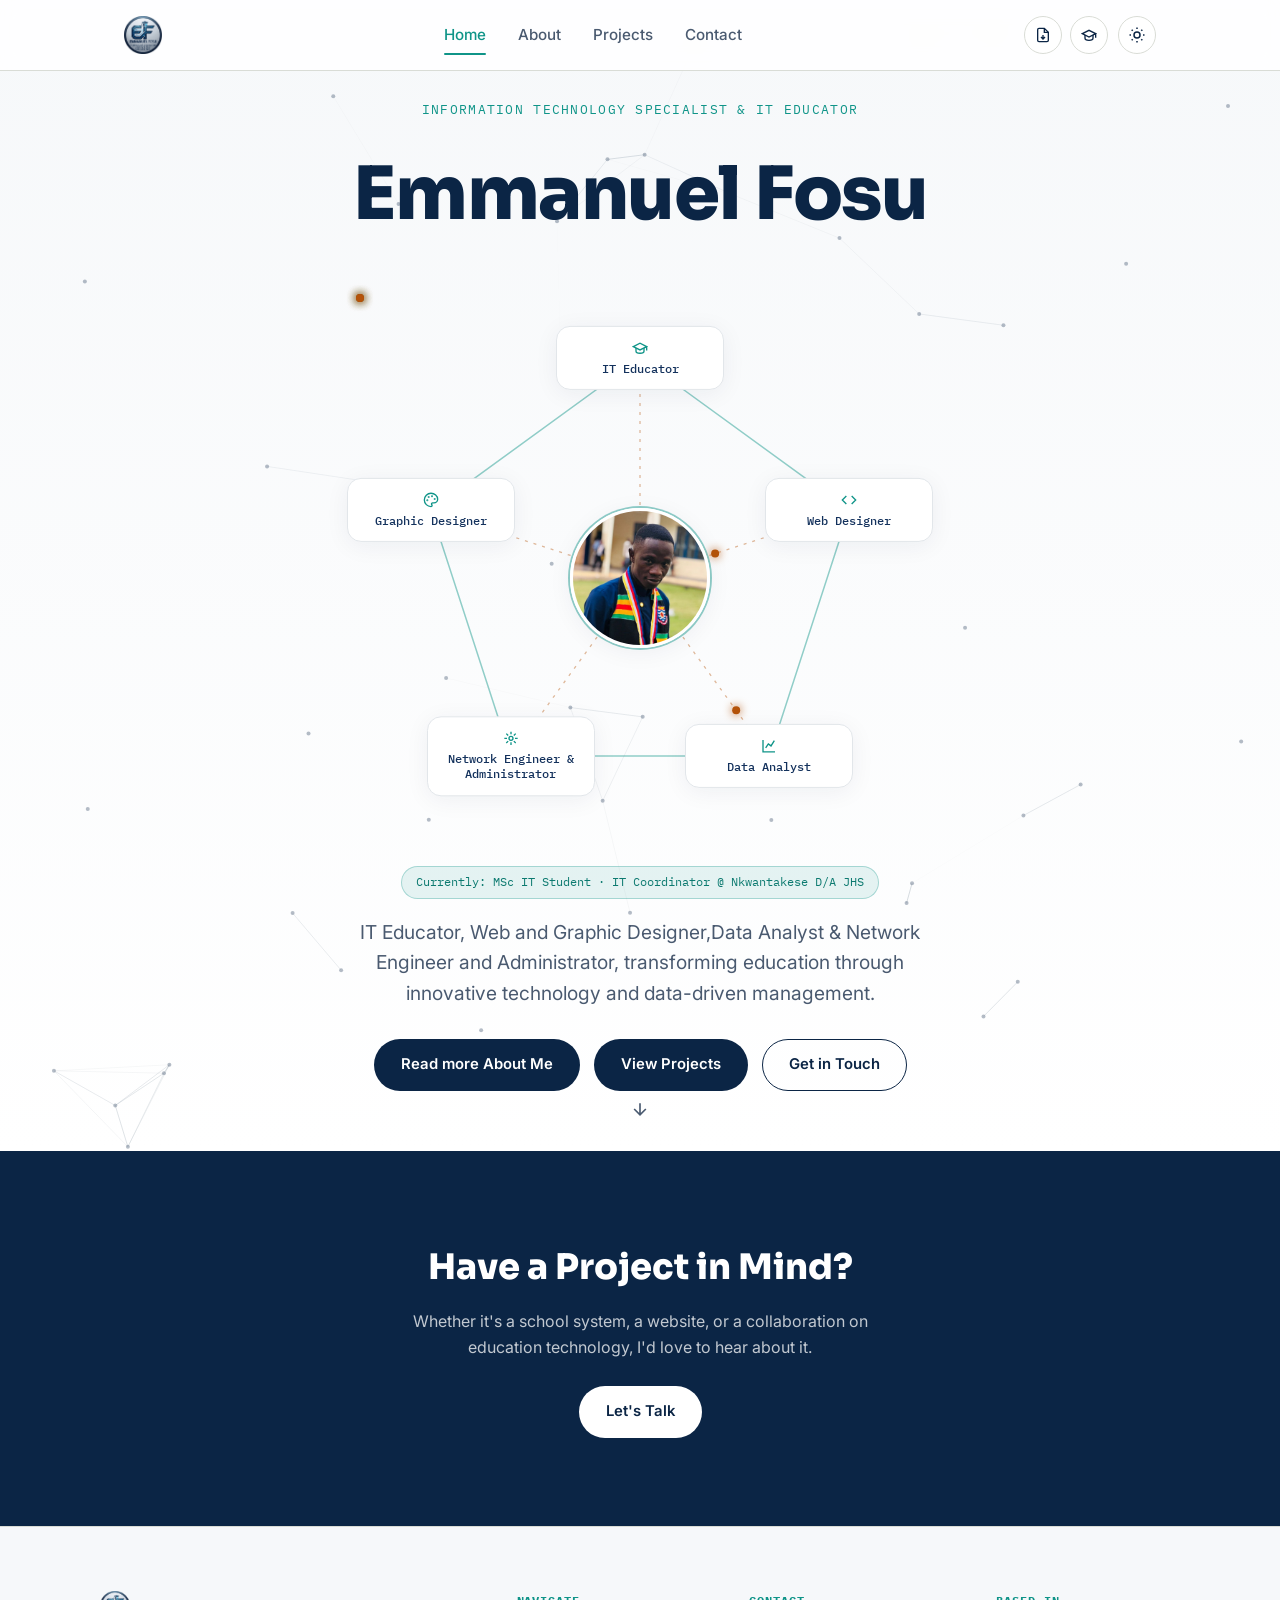
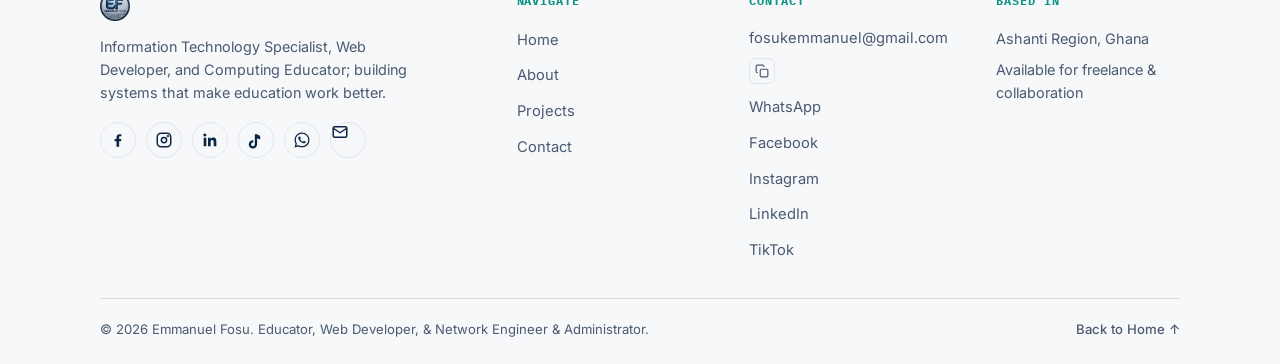
<file: index.html>
<!DOCTYPE html>
<html lang="en">
<head>
<meta charset="UTF-8">
<meta name="viewport" content="width=device-width, initial-scale=1.0">
<title>Emmanuel Fosu | IT Specialist &amp; Educator — Home</title>
<meta name="description" content="Emmanuel Fosu — Information Technology Specialist, Web Developer, Networking Enthusiast, and Computing Educator.">
<link rel="preconnect" href="https://fonts.googleapis.com">
<link rel="preconnect" href="https://fonts.gstatic.com" crossorigin>
<link href="https://fonts.googleapis.com/css2?family=Sora:wght@400;600;700;800&family=Inter:wght@400;500;600&family=IBM+Plex+Mono:wght@400;500&display=swap" rel="stylesheet">
<link rel="stylesheet" href="styles.css">
</head>
<body>

<header class="site-header">
  <div class="nav-wrap">
    <a href="index.html" class="logo">
      <img src="images/logo.png" alt="Emmanuel Fosu Logo" class="logo-img">
    </a>
    <nav class="main-nav" id="main-nav" aria-label="Primary">
      <a href="index.html" class="nav-link active" aria-current="page">Home</a>
      <a href="about.html" class="nav-link">About</a>
      <a href="projects.html" class="nav-link">Projects</a>
      <a href="contact.html" class="nav-link">Contact</a>
    </nav>
    <div class="nav-controls">
      <div class="nav-cv-icons">
        <a href="assets/cv/Emmanuel_Fosu_IT_CV.pdf" target="_blank" rel="noopener" class="nav-cv-btn-icon" title="View Information Technology CV" aria-label="View Information Technology CV">
          <svg width="16" height="16" viewBox="0 0 24 24" fill="none" stroke="currentColor" stroke-width="2"><path d="M14 2H6a2 2 0 0 0-2 2v16a2 2 0 0 0 2 2h12a2 2 0 0 0 2-2V8z"/><path d="M14 2v6h6M12 18v-6M9 15l3 3 3-3"/></svg>
        </a>
        <a href="assets/cv/Emmanuel_Fosu_Teaching_CV.pdf" target="_blank" rel="noopener" class="nav-cv-btn-icon" title="View Teaching CV" aria-label="View Teaching CV">
          <svg width="16" height="16" viewBox="0 0 24 24" fill="none" stroke="currentColor" stroke-width="2"><path d="M22 10v6M2 10l10-5 10 5-10 5-10-5z"/><path d="M6 12v5c0 1.66 2.69 3 6 3s6-1.34 6-3v-5"/></svg>
        </a>
      </div>
      <button id="theme-toggle" class="theme-toggle" aria-label="Toggle dark mode" title="Toggle light / dark mode">
        <svg id="icon-sun" width="18" height="18" viewBox="0 0 24 24" fill="none" stroke="currentColor" stroke-width="2"><circle cx="12" cy="12" r="4"/><path d="M12 2v2M12 20v2M4.9 4.9l1.4 1.4M17.7 17.7l1.4 1.4M2 12h2M20 12h2M4.9 19.1l1.4-1.4M17.7 6.3l1.4-1.4"/></svg>
        <svg id="icon-moon" width="18" height="18" viewBox="0 0 24 24" fill="none" stroke="currentColor" stroke-width="2" style="display:none"><path d="M21 12.79A9 9 0 1 1 11.21 3 7 7 0 0 0 21 12.79z"/></svg>
      </button>
      <button class="hamburger" id="hamburger" aria-label="Open menu" aria-expanded="false" aria-controls="mobile-menu">
        <span></span><span></span><span></span>
      </button>
    </div>
  </div>
  <nav class="mobile-menu" id="mobile-menu" aria-label="Mobile">
    <a href="index.html" class="nav-link active" aria-current="page">Home</a>
    <a href="about.html" class="nav-link">About</a>
    <a href="projects.html" class="nav-link">Projects</a>
    <a href="contact.html" class="nav-link">Contact</a>
    <div class="mobile-cv-group">
      <a href="assets/cv/Emmanuel_Fosu_IT_CV.pdf" target="_blank" rel="noopener" class="nav-cv-btn">View Information Technology CV</a>
      <a href="assets/cv/Emmanuel_Fosu_Teaching_CV.pdf" target="_blank" rel="noopener" class="nav-cv-btn">View Teaching CV</a>
    </div>
  </nav>
</header>

<main>
  <section class="hero" id="hero">
    <canvas id="node-canvas"></canvas>
    <div class="hero-inner">
      <p class="eyebrow mono">Information Technology Specialist & IT Educator</p>
      <h1 class="hero-name">Emmanuel Fosu</h1>
      <div class="electron-orbit" aria-hidden="false">
        <svg class="orbit-svg" viewBox="0 0 560 560" xmlns="http://www.w3.org/2000/svg" xmlns:xlink="http://www.w3.org/1999/xlink">
          <path id="loopPath" class="orbit-line orbit-line-loop" d="M280,60 L489.24,212.02 L409.32,457.98 L150.68,457.98 L70.76,212.02 Z"/>
          <path id="diag1" class="orbit-line orbit-line-diag" d="M280,60 L280,280"/>
          <path id="diag2" class="orbit-line orbit-line-diag" d="M489.24,212.02 L280,280"/>
          <path id="diag3" class="orbit-line orbit-line-diag" d="M409.32,457.98 L280,280"/>
          <path id="diag4" class="orbit-line orbit-line-diag" d="M150.68,457.98 L280,280"/>
          <path id="diag5" class="orbit-line orbit-line-diag" d="M70.76,212.02 L280,280"/>

          <circle class="electron electron-loop" r="5">
            <animateMotion dur="7s" repeatCount="indefinite">
              <mpath href="#loopPath" xlink:href="#loopPath"/>
            </animateMotion>
          </circle>
          <circle class="electron electron-loop" r="4">
            <animateMotion dur="7s" repeatCount="indefinite" begin="3.5s">
              <mpath href="#loopPath" xlink:href="#loopPath"/>
            </animateMotion>
          </circle>

          <circle class="electron electron-diag" r="4">
            <animateMotion dur="2.6s" repeatCount="indefinite" keyPoints="0;1;0" keyTimes="0;0.5;1" calcMode="linear" begin="0s">
              <mpath href="#diag1" xlink:href="#diag1"/>
            </animateMotion>
          </circle>
          <circle class="electron electron-diag" r="4">
            <animateMotion dur="2.6s" repeatCount="indefinite" keyPoints="0;1;0" keyTimes="0;0.5;1" calcMode="linear" begin="0.5s">
              <mpath href="#diag2" xlink:href="#diag2"/>
            </animateMotion>
          </circle>
          <circle class="electron electron-diag" r="4">
            <animateMotion dur="2.6s" repeatCount="indefinite" keyPoints="0;1;0" keyTimes="0;0.5;1" calcMode="linear" begin="1s">
              <mpath href="#diag3" xlink:href="#diag3"/>
            </animateMotion>
          </circle>
          <circle class="electron electron-diag" r="4">
            <animateMotion dur="2.6s" repeatCount="indefinite" keyPoints="0;1;0" keyTimes="0;0.5;1" calcMode="linear" begin="1.5s">
              <mpath href="#diag4" xlink:href="#diag4"/>
            </animateMotion>
          </circle>
          <circle class="electron electron-diag" r="4">
            <animateMotion dur="2.6s" repeatCount="indefinite" keyPoints="0;1;0" keyTimes="0;0.5;1" calcMode="linear" begin="2s">
              <mpath href="#diag5" xlink:href="#diag5"/>
            </animateMotion>
          </circle>
        </svg>

        <div class="orbit-center">
          <img src="images/emma.jpg" alt="Emmanuel Fosu" class="orbit-center-img">
        </div>

        <div class="orbit-box" style="left:50%; top:10.71%;">
          <svg width="16" height="16" viewBox="0 0 24 24" fill="none" stroke="currentColor" stroke-width="2"><path d="M22 10v6M2 10l10-5 10 5-10 5-10-5z"/><path d="M6 12v5c0 1.66 2.69 3 6 3s6-1.34 6-3v-5"/></svg>
          <span>IT Educator</span>
        </div>
        <div class="orbit-box" style="left:87.36%; top:37.86%;">
          <svg width="16" height="16" viewBox="0 0 24 24" fill="none" stroke="currentColor" stroke-width="2"><polyline points="16 18 22 12 16 6"/><polyline points="8 6 2 12 8 18"/></svg>
          <span>Web Designer</span>
        </div>
        <div class="orbit-box" style="left:73.09%; top:81.78%;">
          <svg width="16" height="16" viewBox="0 0 24 24" fill="none" stroke="currentColor" stroke-width="2"><path d="M3 3v18h18"/><path d="M7 15l4-6 4 3 5-8"/></svg>
          <span>Data Analyst</span>
        </div>
        <div class="orbit-box" style="left:26.91%; top:81.78%;">
          <svg width="16" height="16" viewBox="0 0 24 24" fill="none" stroke="currentColor" stroke-width="2"><circle cx="12" cy="12" r="3"/><path d="M12 2v4M12 18v4M4.93 4.93l2.83 2.83M16.24 16.24l2.83 2.83M2 12h4M18 12h4M4.93 19.07l2.83-2.83M16.24 7.76l2.83-2.83"/></svg>
          <span>Network Engineer & Administrator</span>
        </div>
        <div class="orbit-box" style="left:12.64%; top:37.86%;">
          <svg width="16" height="16" viewBox="0 0 24 24" fill="none" stroke="currentColor" stroke-width="2"><circle cx="13.5" cy="6.5" r=".5" fill="currentColor"/><circle cx="17.5" cy="10.5" r=".5" fill="currentColor"/><circle cx="8.5" cy="7.5" r=".5" fill="currentColor"/><circle cx="6.5" cy="12.5" r=".5" fill="currentColor"/><path d="M12 2C6.5 2 2 6.5 2 12s4.5 10 10 10c.926 0 1.648-.746 1.648-1.688 0-.437-.18-.835-.437-1.125-.29-.289-.438-.652-.438-1.125a1.64 1.64 0 011.668-1.668h1.996c3.051 0 5.555-2.503 5.555-5.554C21.965 6.012 17.461 2 12 2z"/></svg>
          <span>Graphic Designer</span>
        </div>
      </div>
      <p class="status-badge mono">Currently: MSc IT Student · IT Coordinator @ Nkwantakese D/A JHS</p>
      <p class="hero-tagline">IT Educator, Web and Graphic Designer,Data Analyst &amp; Network Engineer and Administrator, transforming education through innovative technology and data-driven management.</p>
      <div class="hero-actions">
        <a href="about.html" class="btn btn-primary">Read more About Me</a>
        <a href="projects.html" class="btn btn-primary">View Projects</a>
        <a href="contact.html" class="btn btn-outline">Get in Touch</a>
      </div>
    </div>
    <a href="about.html" class="scroll-cue" aria-label="Go to About page">
      <svg width="20" height="20" viewBox="0 0 24 24" fill="none" stroke="currentColor" stroke-width="2"><path d="M12 5v14M5 12l7 7 7-7"/></svg>
    </a>
  </section>

 



 

 

  <!-- ============ CALL TO ACTION ============ -->
  <section class="cta" id="cta">
    <div class="section-inner cta-inner">
      <h2 class="cta-heading">Have a Project in Mind?</h2>
      <p class="cta-text">Whether it's a school system, a website, or a collaboration on education technology, I'd love to hear about it.</p>
      <a href="contact.html" class="btn btn-primary">Let's Talk</a>
    </div>
  </section>
</main>

<footer class="site-footer">
  <div class="footer-inner">

    <div class="footer-col footer-brand">
      <a href="index.html" class="logo">
        <img src="images/logo.png" alt="Emmanuel Fosu Logo" class="logo-img">
      </a>
      <p class="footer-tagline">Information Technology Specialist, Web Developer, and Computing Educator; building systems that make education work better.</p>
      <div class="footer-socials">
        <a href="https://www.facebook.com/emmanuel.fosu.18041" target="_blank" rel="noopener" aria-label="Facebook">
          <svg width="18" height="18" viewBox="0 0 24 24" fill="currentColor"><path d="M13.5 21v-7.5h2.5l.5-3H13.5V8.5c0-.9.25-1.5 1.53-1.5H16.5V4.35C16.2 4.3 15.2 4.2 14 4.2c-2.4 0-4 1.46-4 4.15V10.5H7.5v3H10V21h3.5z"/></svg>
        </a>
        <a href="https://www.instagram.com/fosukemmanuel?igsh=NnFtemxhdjh0Y2I2" target="_blank" rel="noopener" aria-label="Instagram">
          <svg width="18" height="18" viewBox="0 0 24 24" fill="none" stroke="currentColor" stroke-width="2"><rect x="3" y="3" width="18" height="18" rx="5"/><circle cx="12" cy="12" r="3.5"/><circle cx="17.2" cy="6.8" r="0.6" fill="currentColor"/></svg>
        </a>
        <a href="https://www.linkedin.com/in/emmanuel-fosu-2341121b7" target="_blank" rel="noopener" aria-label="LinkedIn">
          <svg width="18" height="18" viewBox="0 0 24 24" fill="currentColor"><path d="M20.45 20.45h-3.56v-5.57c0-1.33-.02-3.04-1.85-3.04-1.86 0-2.14 1.45-2.14 2.94v5.67H9.34V9h3.41v1.56h.05c.48-.9 1.64-1.85 3.38-1.85 3.61 0 4.28 2.38 4.28 5.47v6.27zM5.34 7.43a2.07 2.07 0 1 1 0-4.13 2.07 2.07 0 0 1 0 4.13zM7.12 20.45H3.55V9h3.57v11.45z"/></svg>
        </a>
        <a href="https://www.tiktok.com/@emmanuelfosu51" target="_blank" rel="noopener" aria-label="TikTok">
          <svg width="18" height="18" viewBox="0 0 24 24" fill="currentColor"><path d="M16.6 5.82a4.28 4.28 0 0 1-3.14-1.4V4.4h-3.03v13.4a2.5 2.5 0 1 1-2.06-2.46v-3.06a5.56 5.56 0 1 0 5.09 5.53V9.72a7.28 7.28 0 0 0 4.24 1.36V8.05a4.28 4.28 0 0 1-1.1-2.23z"/></svg>
        </a>
        <a href="https://wa.me/233553012862" target="_blank" rel="noopener" aria-label="WhatsApp">
          <svg width="18" height="18" viewBox="0 0 24 24" fill="currentColor"><path d="M12.04 2C6.58 2 2.13 6.45 2.13 11.91c0 1.75.46 3.45 1.32 4.95L2.05 22l5.25-1.38a9.9 9.9 0 0 0 4.74 1.21h.01c5.46 0 9.9-4.45 9.9-9.91 0-2.65-1.03-5.14-2.9-7.01A9.85 9.85 0 0 0 12.04 2zm0 18.13h-.01a8.2 8.2 0 0 1-4.19-1.15l-.3-.18-3.12.82.83-3.04-.2-.31a8.18 8.18 0 0 1-1.26-4.36c0-4.53 3.69-8.22 8.24-8.22 2.2 0 4.27.86 5.82 2.41a8.18 8.18 0 0 1 2.41 5.82c0 4.53-3.7 8.21-8.22 8.21zm4.51-6.16c-.25-.12-1.46-.72-1.69-.8-.23-.08-.39-.12-.56.13-.16.25-.64.8-.78.96-.14.17-.29.19-.53.06-.25-.12-1.05-.39-2-1.23-.74-.66-1.24-1.47-1.38-1.72-.15-.25-.02-.38.11-.51.11-.11.25-.29.37-.43.13-.15.17-.25.25-.42.08-.16.04-.31-.02-.43-.06-.13-.56-1.35-.77-1.84-.2-.49-.41-.42-.56-.43h-.48c-.16 0-.42.06-.65.31-.22.25-.85.83-.85 2.03 0 1.2.87 2.35.99 2.51.12.17 1.71 2.61 4.14 3.66.58.25 1.03.4 1.38.51.58.18 1.11.16 1.53.1.47-.07 1.46-.6 1.66-1.17.21-.58.21-1.08.15-1.18-.06-.11-.23-.17-.48-.29z"/></svg>
        </a>
        <a href="mailto:fosukemmanuel@gmail.com" aria-label="Email">
          <svg width="18" height="18" viewBox="0 0 24 24" fill="none" stroke="currentColor" stroke-width="2" stroke-linecap="round" stroke-linejoin="round">
            <rect x="3" y="5" width="18" height="14" rx="2"/>
            <path d="M3 7l9 6 9-6"/>
          </svg>
        </a>
      </div>
    </div>

    <div class="footer-col">
      <h3 class="footer-heading mono">Navigate</h3>
      <ul class="footer-links">
        <li><a href="index.html">Home</a></li>
        <li><a href="about.html">About</a></li>
        <li><a href="projects.html">Projects</a></li>
        <li><a href="contact.html">Contact</a></li>
      </ul>
    </div>

    <div class="footer-col">
      <h3 class="footer-heading mono">Contact</h3>
      <ul class="footer-links">
        <li class="email-row">
          <a href="mailto:fosukemmanuel@gmail.com">fosukemmanuel@gmail.com</a>
          <button type="button" class="copy-btn" data-email="fosukemmanuel@gmail.com" aria-label="Copy email address" title="Copy email">
            <svg width="14" height="14" viewBox="0 0 24 24" fill="none" stroke="currentColor" stroke-width="2"><rect x="9" y="9" width="13" height="13" rx="2"/><path d="M5 15H4a2 2 0 0 1-2-2V4a2 2 0 0 1 2-2h9a2 2 0 0 1 2 2v1"/></svg>
          </button>
          <span class="copy-feedback" aria-live="polite"></span>
        </li>
        <li><a href="https://wa.me/233553012862" target="_blank" rel="noopener">WhatsApp</a></li>
        <li><a href="https://www.facebook.com/emmanuel.fosu.18041" target="_blank" rel="noopener">Facebook</a></li>
        <li><a href="https://www.instagram.com/fosukemmanuel?igsh=NnFtemxhdjh0Y2I2" target="_blank" rel="noopener">Instagram</a></li>
        <li><a href="https://www.linkedin.com/in/emmanuel-fosu-2341121b7" target="_blank" rel="noopener">LinkedIn</a></li>
        <li><a href="https://www.tiktok.com/@emmanuelfosu51" target="_blank" rel="noopener">TikTok</a></li>
      </ul>
    </div>

    <div class="footer-col">
      <h3 class="footer-heading mono">Based In</h3>
      <p class="footer-text">Ashanti Region, Ghana</p>
      <p class="footer-text">Available for freelance &amp; collaboration</p>
    </div>

  </div>

  <div class="footer-bottom">
    <p>&copy; <span id="year"></span> Emmanuel Fosu. Educator, Web Developer, &amp; Network Engineer & Administrator.</p>
    <a href="index.html#hero" class="back-to-top">Back to Home ↑</a>
  </div>
</footer>
<script src="script.js"></script>
</body>
</html>
</file>
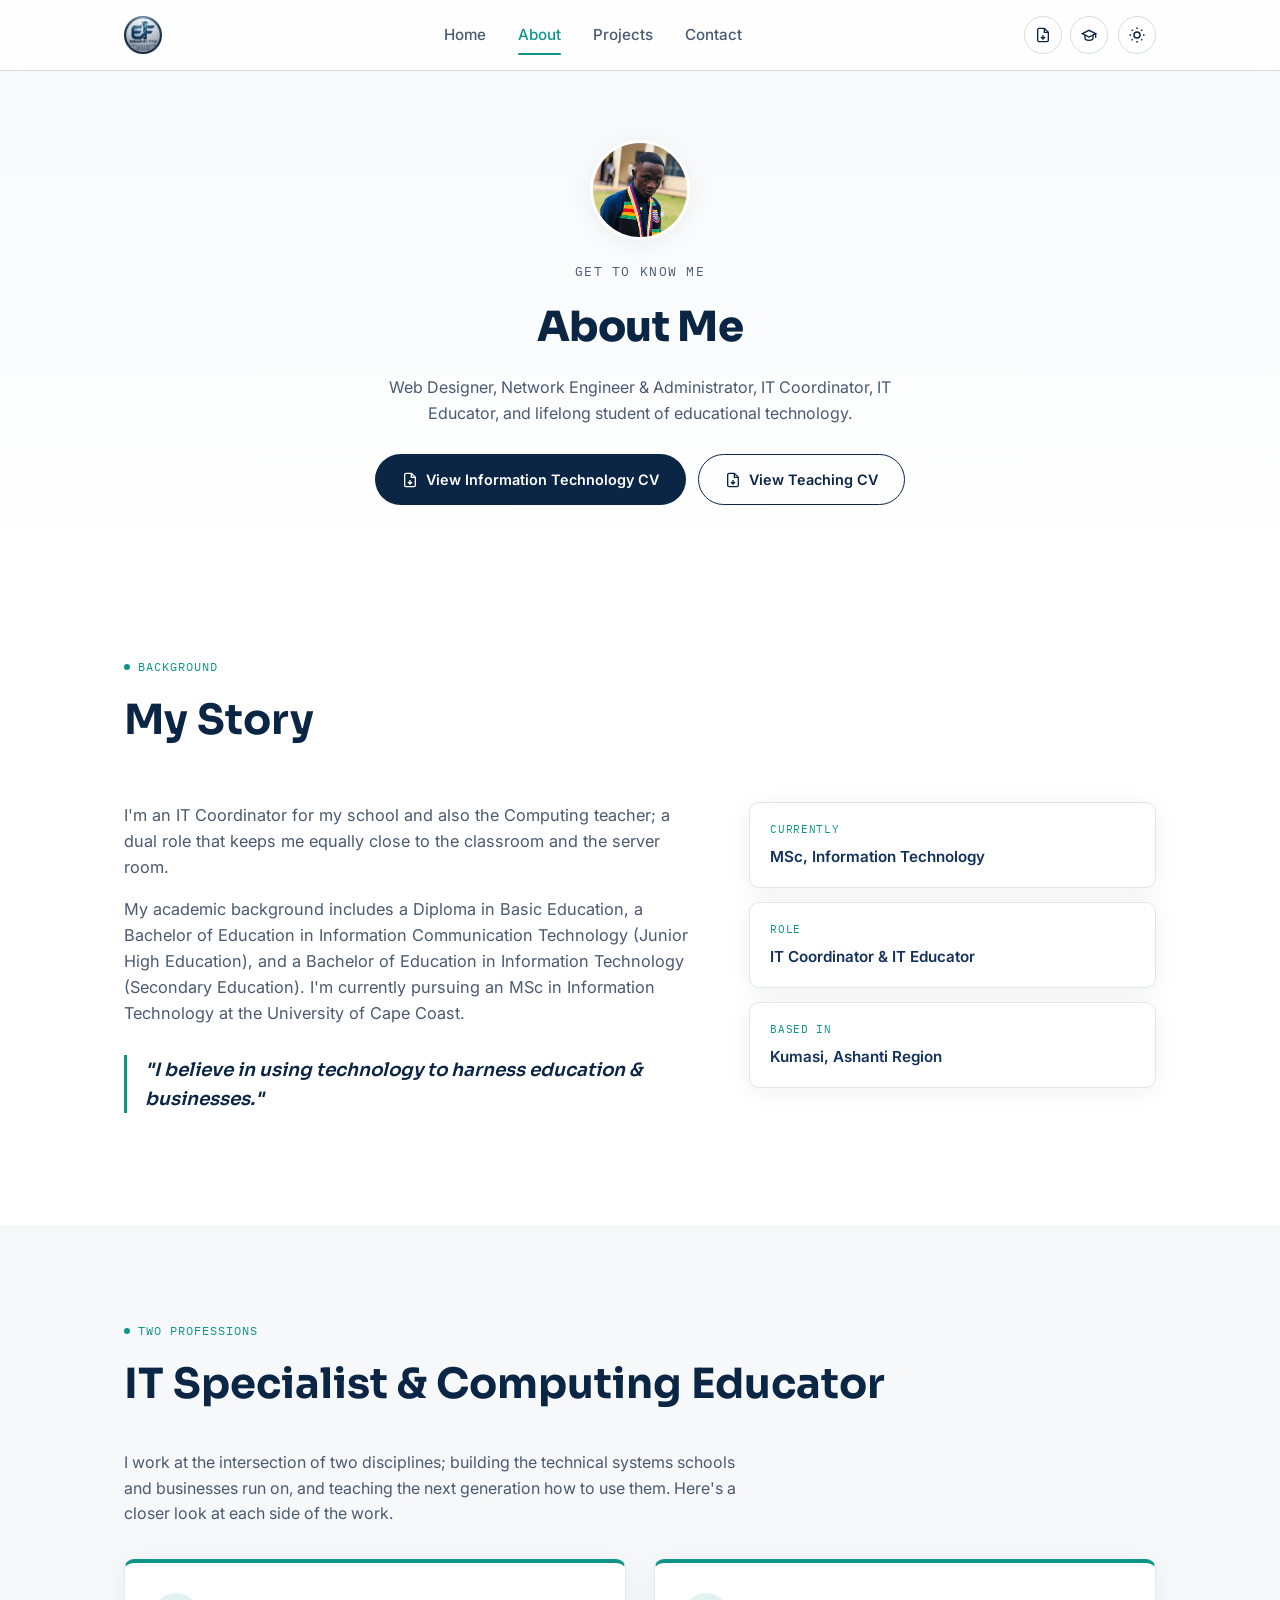
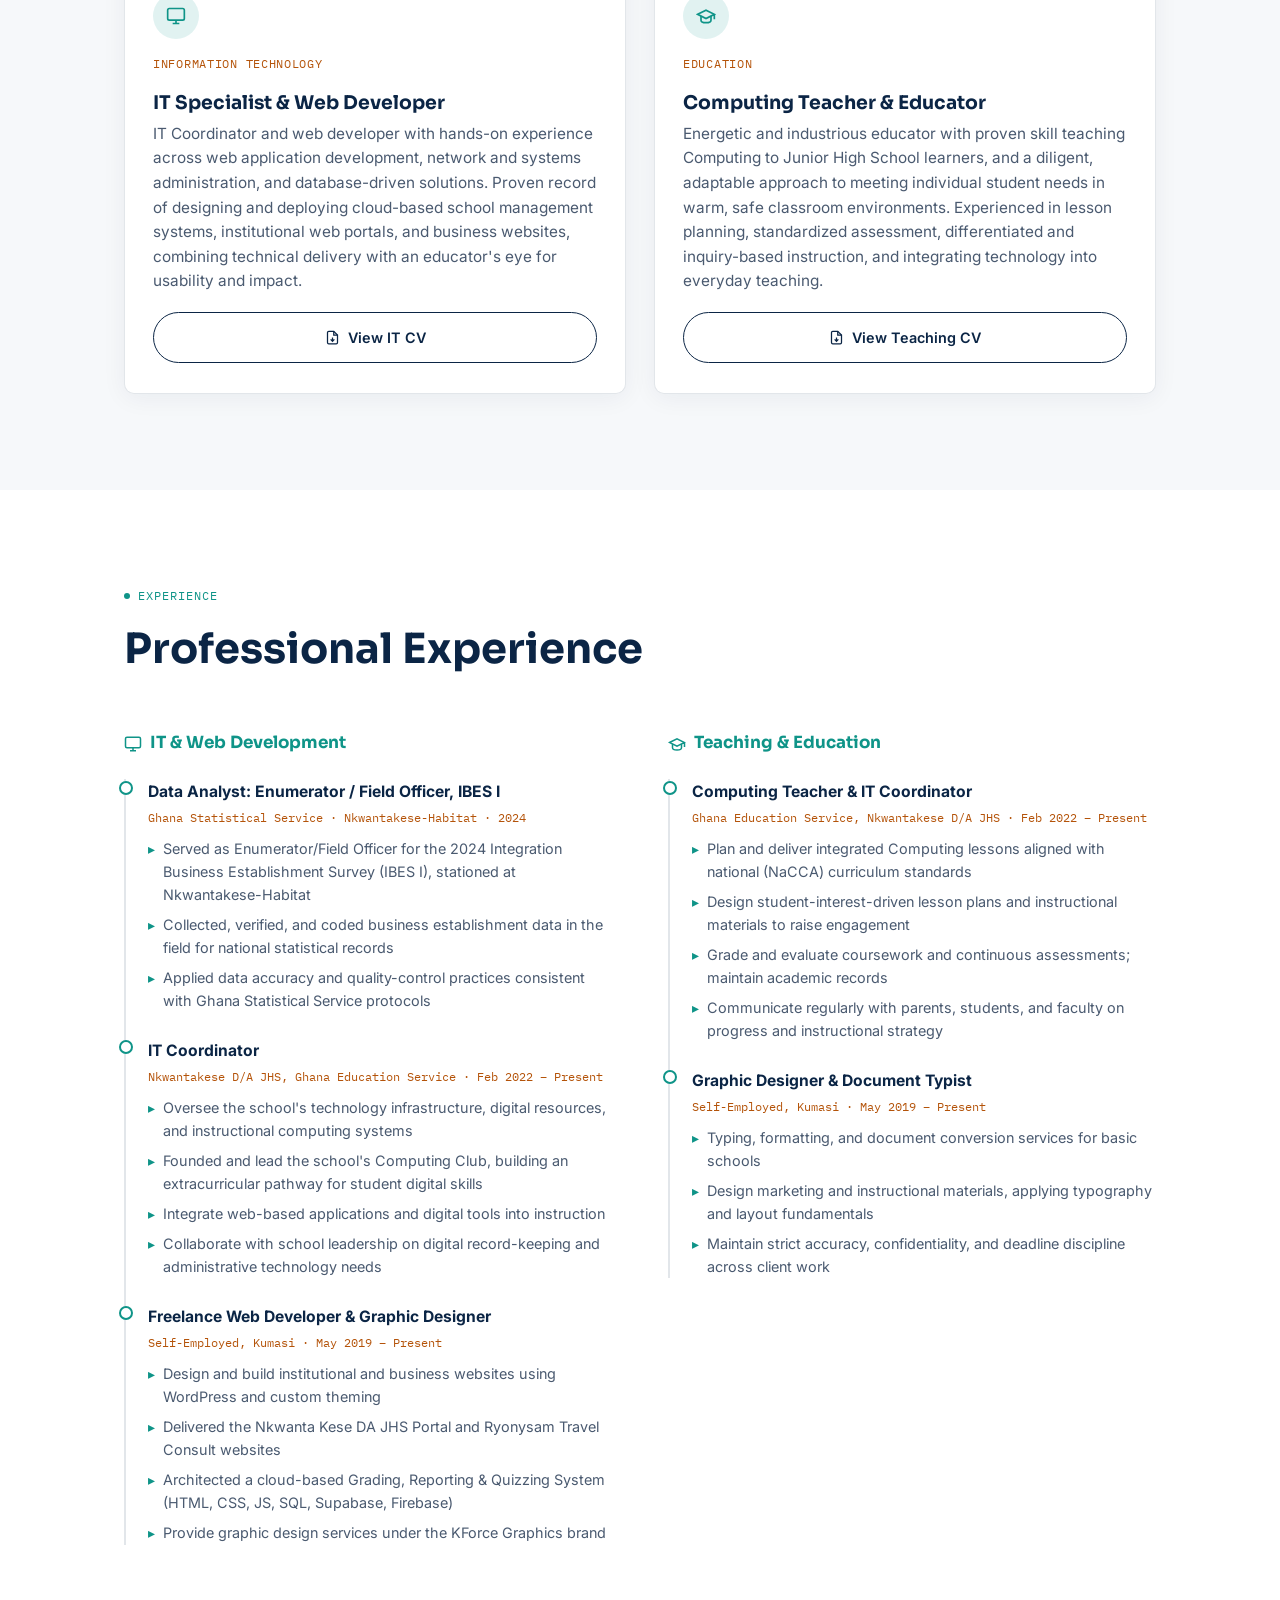
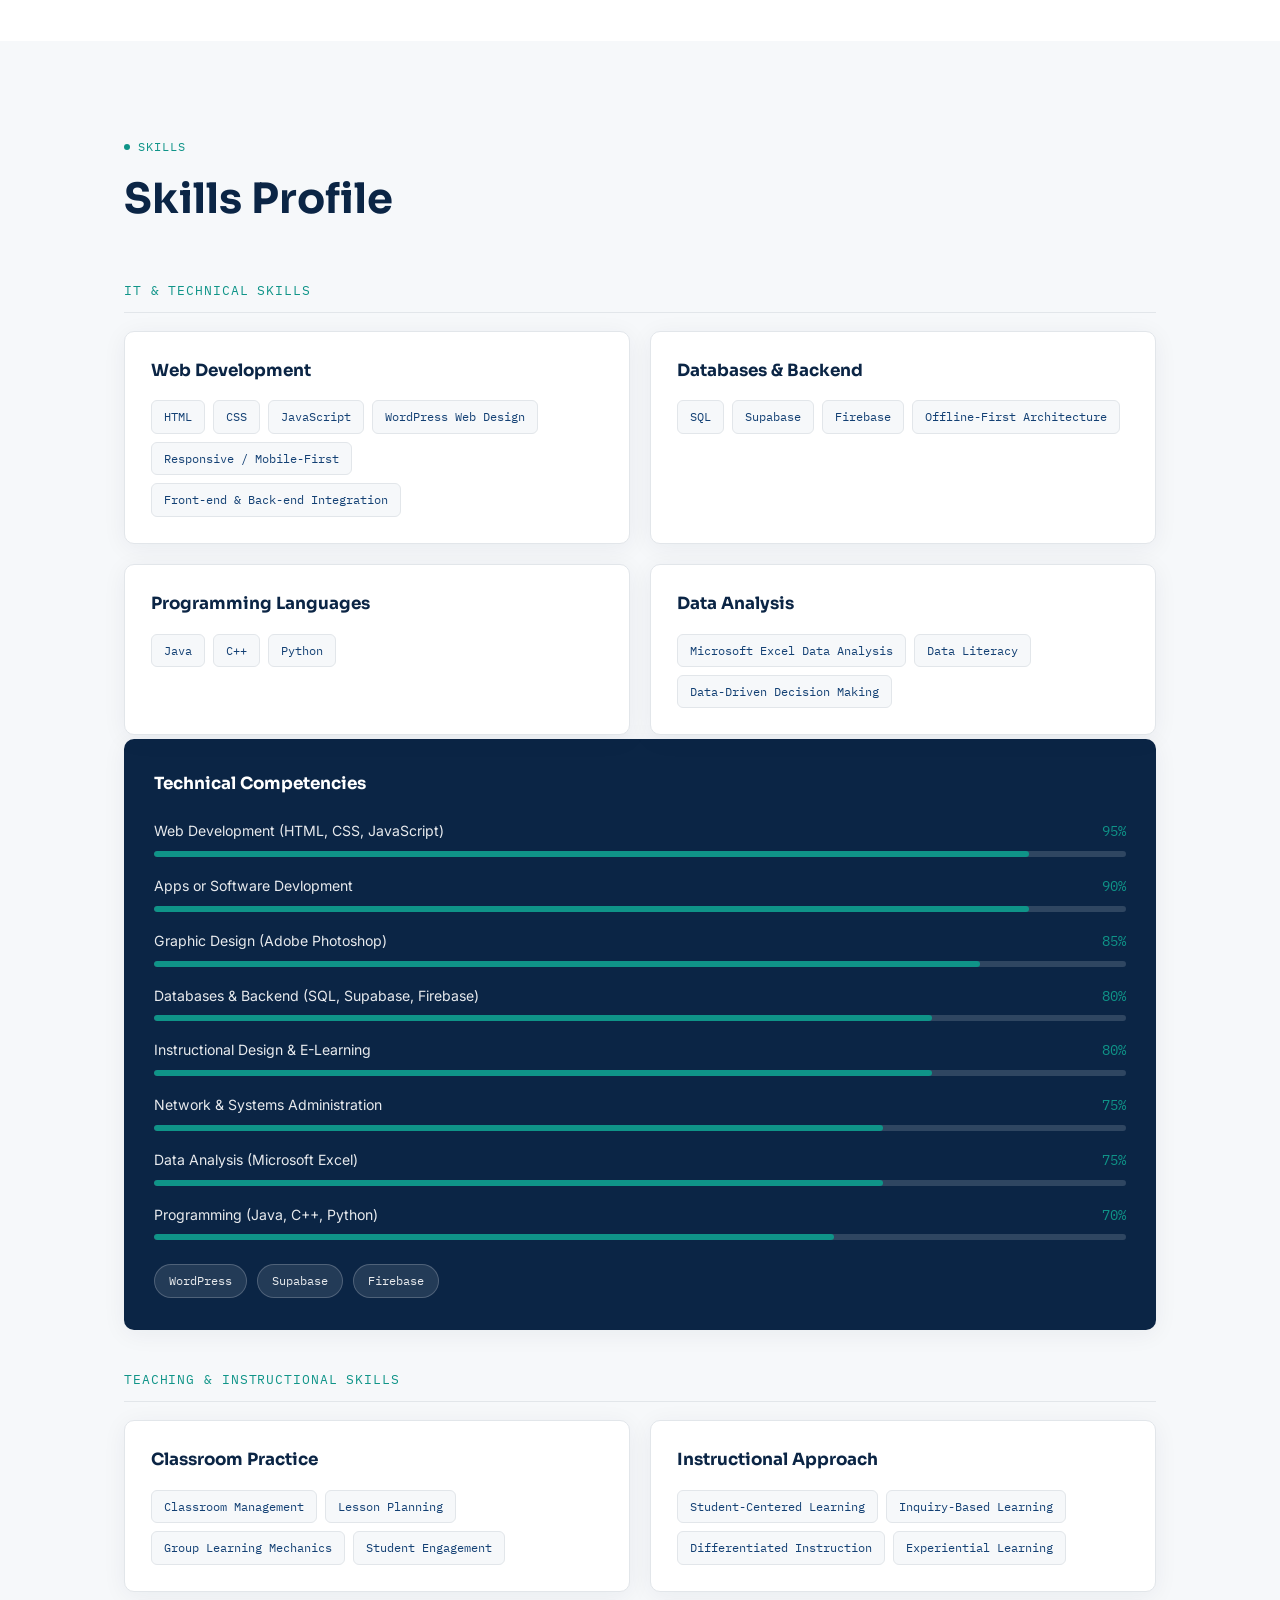
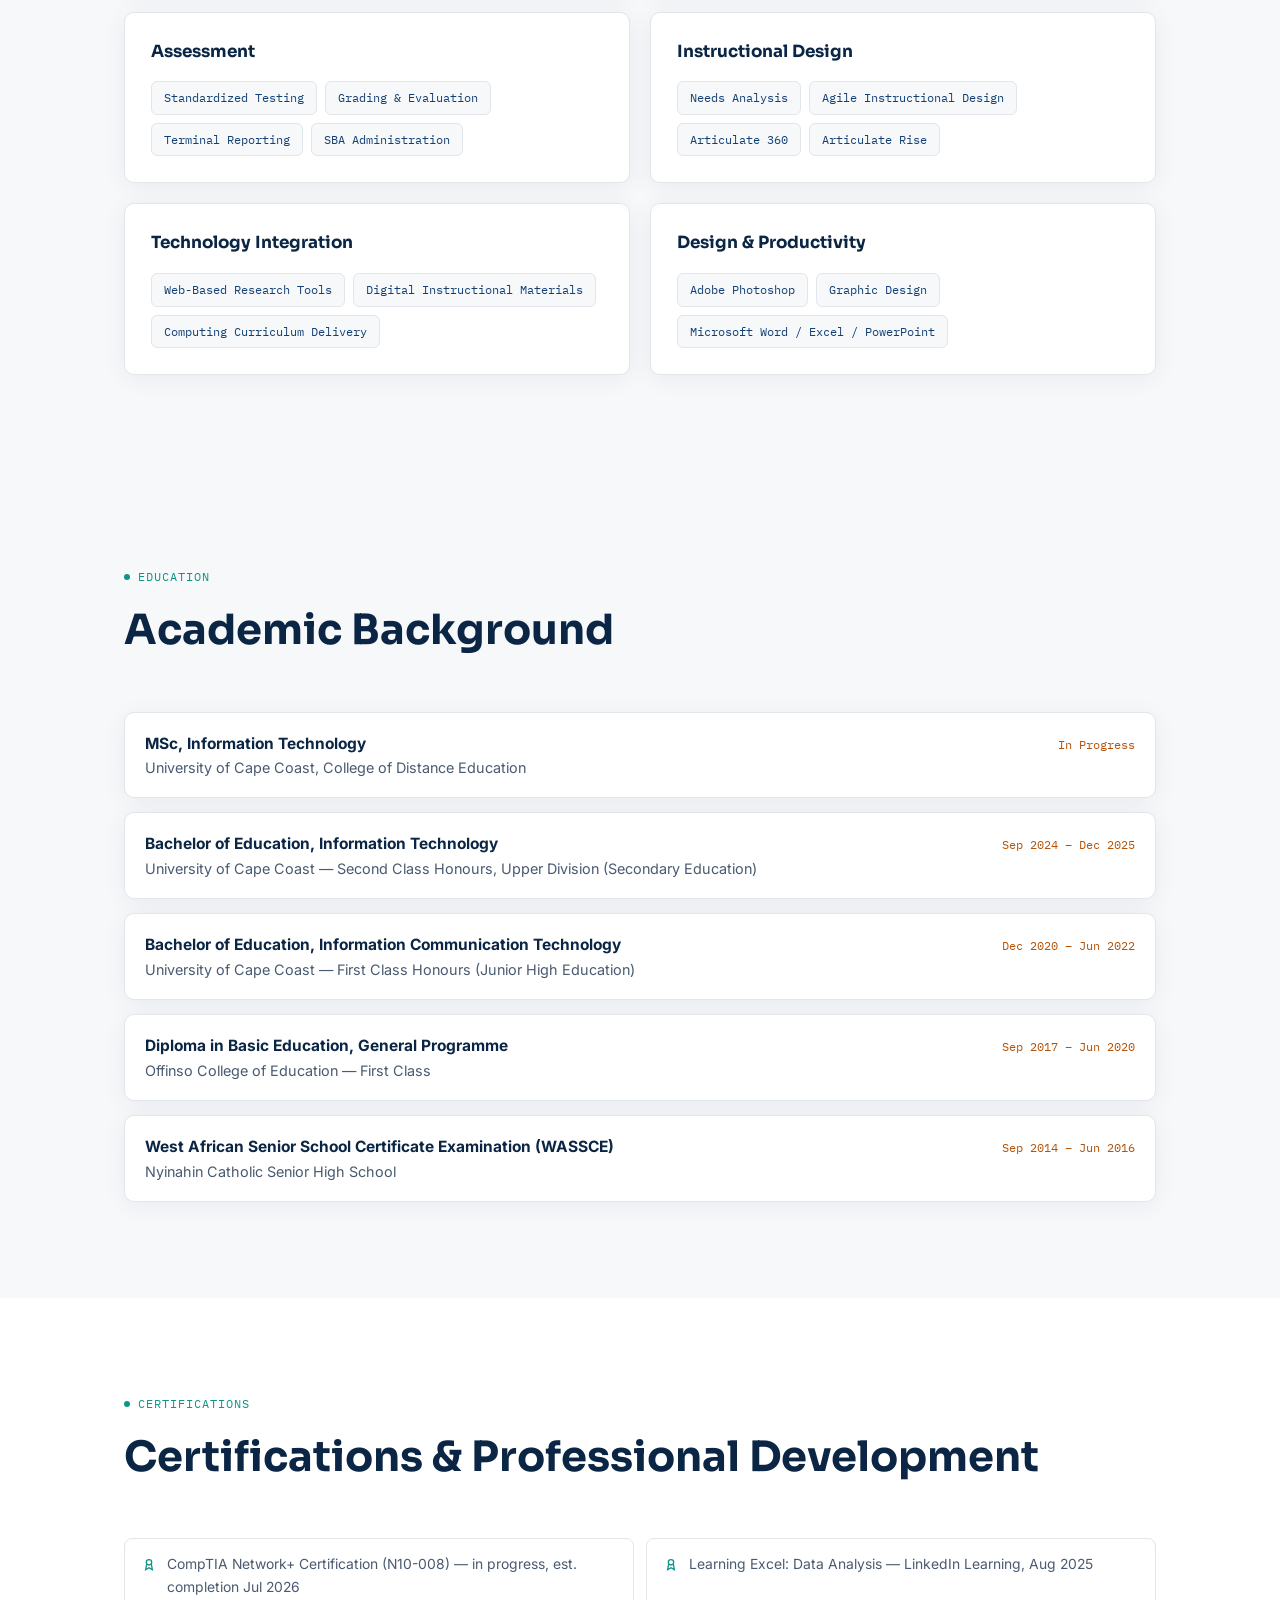
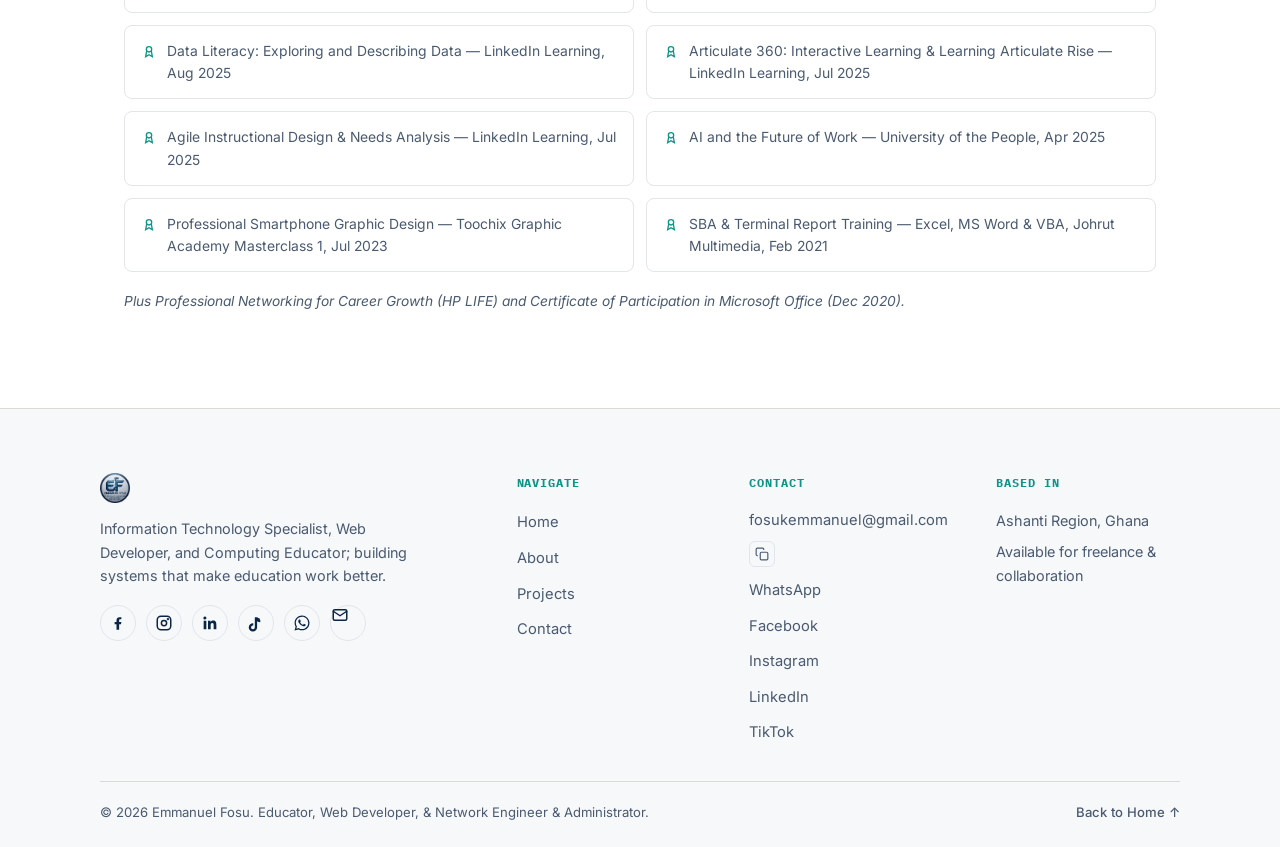
<file: about.html>
<!DOCTYPE html>
<html lang="en">
<head>
<meta charset="UTF-8">
<meta name="viewport" content="width=device-width, initial-scale=1.0">
<title>About Emmanuel Fosu | IT Specialist &amp; Educator</title>
<meta name="description" content="About Emmanuel Fosu — background, qualifications, and skills profile in web development, networking, and education technology.">
<link rel="preconnect" href="https://fonts.googleapis.com">
<link rel="preconnect" href="https://fonts.gstatic.com" crossorigin>
<link href="https://fonts.googleapis.com/css2?family=Sora:wght@400;600;700;800&family=Inter:wght@400;500;600&family=IBM+Plex+Mono:wght@400;500&display=swap" rel="stylesheet">
<link rel="stylesheet" href="styles.css">
</head>
<body>

<header class="site-header">
  <div class="nav-wrap">
    <a href="index.html" class="logo">
      <img src="images/logo.png" alt="Emmanuel Fosu Logo" class="logo-img">
    </a>
    <nav class="main-nav" id="main-nav" aria-label="Primary">
      <a href="index.html" class="nav-link">Home</a>
      <a href="about.html" class="nav-link active" aria-current="page">About</a>
      <a href="projects.html" class="nav-link">Projects</a>
      <a href="contact.html" class="nav-link">Contact</a>
    </nav>
    <div class="nav-controls">
      <div class="nav-cv-icons">
        <a href="assets/cv/Emmanuel_Fosu_IT_CV.pdf" target="_blank" rel="noopener" class="nav-cv-btn-icon" title="View Information Technology CV" aria-label="View Information Technology CV">
          <svg width="16" height="16" viewBox="0 0 24 24" fill="none" stroke="currentColor" stroke-width="2"><path d="M14 2H6a2 2 0 0 0-2 2v16a2 2 0 0 0 2 2h12a2 2 0 0 0 2-2V8z"/><path d="M14 2v6h6M12 18v-6M9 15l3 3 3-3"/></svg>
        </a>
        <a href="assets/cv/Emmanuel_Fosu_Teaching_CV.pdf" target="_blank" rel="noopener" class="nav-cv-btn-icon" title="View Teaching CV" aria-label="View Teaching CV">
          <svg width="16" height="16" viewBox="0 0 24 24" fill="none" stroke="currentColor" stroke-width="2"><path d="M22 10v6M2 10l10-5 10 5-10 5-10-5z"/><path d="M6 12v5c0 1.66 2.69 3 6 3s6-1.34 6-3v-5"/></svg>
        </a>
      </div>
      <button id="theme-toggle" class="theme-toggle" aria-label="Toggle dark mode" title="Toggle light / dark mode">
        <svg id="icon-sun" width="18" height="18" viewBox="0 0 24 24" fill="none" stroke="currentColor" stroke-width="2"><circle cx="12" cy="12" r="4"/><path d="M12 2v2M12 20v2M4.9 4.9l1.4 1.4M17.7 17.7l1.4 1.4M2 12h2M20 12h2M4.9 19.1l1.4-1.4M17.7 6.3l1.4-1.4"/></svg>
        <svg id="icon-moon" width="18" height="18" viewBox="0 0 24 24" fill="none" stroke="currentColor" stroke-width="2" style="display:none"><path d="M21 12.79A9 9 0 1 1 11.21 3 7 7 0 0 0 21 12.79z"/></svg>
      </button>
      <button class="hamburger" id="hamburger" aria-label="Open menu" aria-expanded="false" aria-controls="mobile-menu">
        <span></span><span></span><span></span>
      </button>
    </div>
  </div>
  <nav class="mobile-menu" id="mobile-menu" aria-label="Mobile">
    <a href="index.html" class="nav-link">Home</a>
    <a href="about.html" class="nav-link active" aria-current="page">About</a>
    <a href="projects.html" class="nav-link">Projects</a>
    <a href="contact.html" class="nav-link">Contact</a>
    <div class="mobile-cv-group">
      <a href="assets/cv/Emmanuel_Fosu_IT_CV.pdf" target="_blank" rel="noopener" class="nav-cv-btn">View Information Technology CV</a>
      <a href="assets/cv/Emmanuel_Fosu_Teaching_CV.pdf" target="_blank" rel="noopener" class="nav-cv-btn">View Teaching CV</a>
    </div>
  </nav>
</header>

<main>
  <div class="page-header">
    <img src="images/emma.jpg" alt="Emmanuel Fosu" class="page-header-img">
    <p class="eyebrow mono">Get to know me</p>
    <h1 class="page-heading">About Me</h1>
    <p>Web Designer, Network Engineer & Administrator, IT Coordinator, IT Educator, and lifelong student of educational technology.</p>
    <div class="cv-cta-row">
      <a href="assets/cv/Emmanuel_Fosu_IT_CV.pdf" target="_blank" rel="noopener" class="btn btn-primary cv-cta-btn">
        <svg width="16" height="16" viewBox="0 0 24 24" fill="none" stroke="currentColor" stroke-width="2"><path d="M14 2H6a2 2 0 0 0-2 2v16a2 2 0 0 0 2 2h12a2 2 0 0 0 2-2V8z"/><path d="M14 2v6h6M12 18v-6M9 15l3 3 3-3"/></svg>
        View Information Technology CV
      </a>
      <a href="assets/cv/Emmanuel_Fosu_Teaching_CV.pdf" target="_blank" rel="noopener" class="btn btn-outline cv-cta-btn">
        <svg width="16" height="16" viewBox="0 0 24 24" fill="none" stroke="currentColor" stroke-width="2"><path d="M14 2H6a2 2 0 0 0-2 2v16a2 2 0 0 0 2 2h12a2 2 0 0 0 2-2V8z"/><path d="M14 2v6h6M12 18v-6M9 15l3 3 3-3"/></svg>
        View Teaching CV
      </a>
    </div>
  </div>

  <section class="about" id="about">
    <div class="section-inner">
      <p class="section-label mono">Background</p>
      <h2 class="section-title">My Story</h2>
      <div class="about-grid">
        <div class="about-text">
          <p>I'm an IT Coordinator for my school and also the Computing teacher; a dual role that keeps me equally close to the classroom and the server room.</p>
          <p>My academic background includes a Diploma in Basic Education, a Bachelor of Education in Information Communication Technology (Junior High Education), and a Bachelor of Education in Information Technology (Secondary Education). I'm currently pursuing an MSc in Information Technology at the University of Cape Coast.</p>
          <p class="philosophy">"I believe in using technology to harness education & businesses."</p>
        </div>
        <div class="about-facts">
          <div class="fact-card">
            <span class="fact-label mono">Currently</span>
            <span class="fact-value">MSc, Information Technology</span>
          </div>
          <div class="fact-card">
            <span class="fact-label mono">Role</span>
            <span class="fact-value">IT Coordinator &amp; IT Educator</span>
          </div>
          <div class="fact-card">
            <span class="fact-label mono">Based In</span>
            <span class="fact-value">Kumasi, Ashanti Region</span>
          </div>
        </div>
      </div>
    </div>
  </section>

  <!-- ============ TWO PROFESSIONS ============ -->
  <section class="professions" id="professions">
    <div class="section-inner">
      <p class="section-label mono">Two Professions</p>
      <h2 class="section-title">IT Specialist &amp; Computing Educator</h2>
      <p class="profession-intro">I work at the intersection of two disciplines; building the technical systems schools and businesses run on, and teaching the next generation how to use them. Here's a closer look at each side of the work.</p>

      <div class="profession-grid">

        <div class="profession-card" id="it-profession">
          <div class="profession-icon">
            <svg width="20" height="20" viewBox="0 0 24 24" fill="none" stroke="currentColor" stroke-width="2"><rect x="2" y="3" width="20" height="14" rx="2"/><path d="M8 21h8M12 17v4"/></svg>
          </div>
          <span class="profession-role mono">Information Technology</span>
          <h3>IT Specialist &amp; Web Developer</h3>
          <p>IT Coordinator and web developer with hands-on experience across web application development, network and systems administration, and database-driven solutions. Proven record of designing and deploying cloud-based school management systems, institutional web portals, and business websites, combining technical delivery with an educator's eye for usability and impact.</p>
          <a href="assets/cv/Emmanuel_Fosu_IT_CV.pdf" target="_blank" rel="noopener" class="btn btn-outline cv-cta-btn">
            <svg width="15" height="15" viewBox="0 0 24 24" fill="none" stroke="currentColor" stroke-width="2"><path d="M14 2H6a2 2 0 0 0-2 2v16a2 2 0 0 0 2 2h12a2 2 0 0 0 2-2V8z"/><path d="M14 2v6h6M12 18v-6M9 15l3 3 3-3"/></svg>
            View IT CV
          </a>
        </div>

        <div class="profession-card" id="teaching-profession">
          <div class="profession-icon">
            <svg width="20" height="20" viewBox="0 0 24 24" fill="none" stroke="currentColor" stroke-width="2"><path d="M22 10v6M2 10l10-5 10 5-10 5-10-5z"/><path d="M6 12v5c0 1.66 2.69 3 6 3s6-1.34 6-3v-5"/></svg>
          </div>
          <span class="profession-role mono">Education</span>
          <h3>Computing Teacher &amp; Educator</h3>
          <p>Energetic and industrious educator with proven skill teaching Computing to Junior High School learners, and a diligent, adaptable approach to meeting individual student needs in warm, safe classroom environments. Experienced in lesson planning, standardized assessment, differentiated and inquiry-based instruction, and integrating technology into everyday teaching.</p>
          <a href="assets/cv/Emmanuel_Fosu_Teaching_CV.pdf" target="_blank" rel="noopener" class="btn btn-outline cv-cta-btn">
            <svg width="15" height="15" viewBox="0 0 24 24" fill="none" stroke="currentColor" stroke-width="2"><path d="M14 2H6a2 2 0 0 0-2 2v16a2 2 0 0 0 2 2h12a2 2 0 0 0 2-2V8z"/><path d="M14 2v6h6M12 18v-6M9 15l3 3 3-3"/></svg>
            View Teaching CV
          </a>
        </div>

      </div>
    </div>
  </section>

  <!-- ============ PROFESSIONAL EXPERIENCE ============ -->
  <section class="experience" id="experience">
    <div class="section-inner">
      <p class="section-label mono">Experience</p>
      <h2 class="section-title">Professional Experience</h2>

      <div class="experience-columns">

        <div class="experience-track">
          <h3 class="experience-track-heading">
            <svg width="18" height="18" viewBox="0 0 24 24" fill="none" stroke="currentColor" stroke-width="2"><rect x="2" y="3" width="20" height="14" rx="2"/><path d="M8 21h8M12 17v4"/></svg>
            IT &amp; Web Development
          </h3>

          <div class="timeline-item">
            <span class="timeline-role">Data Analyst: Enumerator / Field Officer, IBES I</span>
            <span class="timeline-meta mono">Ghana Statistical Service · Nkwantakese-Habitat · 2024</span>
            <ul>
              <li>Served as Enumerator/Field Officer for the 2024 Integration Business Establishment Survey (IBES I), stationed at Nkwantakese-Habitat</li>
              <li>Collected, verified, and coded business establishment data in the field for national statistical records</li>
              <li>Applied data accuracy and quality-control practices consistent with Ghana Statistical Service protocols</li>
            </ul>
          </div>

          <div class="timeline-item">
            <span class="timeline-role">IT Coordinator</span>
            <span class="timeline-meta mono">Nkwantakese D/A JHS, Ghana Education Service · Feb 2022 – Present</span>
            <ul>
              <li>Oversee the school's technology infrastructure, digital resources, and instructional computing systems</li>
              <li>Founded and lead the school's Computing Club, building an extracurricular pathway for student digital skills</li>
              <li>Integrate web-based applications and digital tools into instruction</li>
              <li>Collaborate with school leadership on digital record-keeping and administrative technology needs</li>
            </ul>
          </div>

          <div class="timeline-item">
            <span class="timeline-role">Freelance Web Developer &amp; Graphic Designer</span>
            <span class="timeline-meta mono">Self-Employed, Kumasi · May 2019 – Present</span>
            <ul>
              <li>Design and build institutional and business websites using WordPress and custom theming</li>
              <li>Delivered the Nkwanta Kese DA JHS Portal and Ryonysam Travel Consult websites</li>
              <li>Architected a cloud-based Grading, Reporting &amp; Quizzing System (HTML, CSS, JS, SQL, Supabase, Firebase)</li>
              <li>Provide graphic design services under the KForce Graphics brand</li>
            </ul>
          </div>
        </div>

        <div class="experience-track">
          <h3 class="experience-track-heading">
            <svg width="18" height="18" viewBox="0 0 24 24" fill="none" stroke="currentColor" stroke-width="2"><path d="M22 10v6M2 10l10-5 10 5-10 5-10-5z"/><path d="M6 12v5c0 1.66 2.69 3 6 3s6-1.34 6-3v-5"/></svg>
            Teaching &amp; Education
          </h3>

          <div class="timeline-item">
            <span class="timeline-role">Computing Teacher &amp; IT Coordinator</span>
            <span class="timeline-meta mono">Ghana Education Service, Nkwantakese D/A JHS · Feb 2022 – Present</span>
            <ul>
              <li>Plan and deliver integrated Computing lessons aligned with national (NaCCA) curriculum standards</li>
              <li>Design student-interest-driven lesson plans and instructional materials to raise engagement</li>
              <li>Grade and evaluate coursework and continuous assessments; maintain academic records</li>
              <li>Communicate regularly with parents, students, and faculty on progress and instructional strategy</li>
            </ul>
          </div>

          <div class="timeline-item">
            <span class="timeline-role">Graphic Designer &amp; Document Typist</span>
            <span class="timeline-meta mono">Self-Employed, Kumasi · May 2019 – Present</span>
            <ul>
              <li>Typing, formatting, and document conversion services for basic schools</li>
              <li>Design marketing and instructional materials, applying typography and layout fundamentals</li>
              <li>Maintain strict accuracy, confidentiality, and deadline discipline across client work</li>
            </ul>
          </div>
        </div>

      </div>
    </div>
  </section>

  <section class="skills" id="skills">
    <div class="section-inner">
      <p class="section-label mono">Skills</p>
      <h2 class="section-title">Skills Profile</h2>

      <!-- IT & Technical Skills -->
      <div class="skills-subgroup">
        <p class="skills-subheading">IT &amp; Technical Skills</p>
        <div class="skills-grid">

          <div class="skill-card">
            <h3>Web Development</h3>
            <div class="tag-row">
              <span class="tag">HTML</span>
              <span class="tag">CSS</span>
              <span class="tag">JavaScript</span>
              <span class="tag">WordPress Web Design</span>
              <span class="tag">Responsive / Mobile-First</span>
              <span class="tag">Front-end &amp; Back-end Integration</span>
            </div>
          </div>

          <div class="skill-card">
            <h3>Databases &amp; Backend</h3>
            <div class="tag-row">
              <span class="tag">SQL</span>
              <span class="tag">Supabase</span>
              <span class="tag">Firebase</span>
              <span class="tag">Offline-First Architecture</span>
            </div>
          </div>

          <div class="skill-card">
            <h3>Programming Languages</h3>
            <div class="tag-row">
              <span class="tag">Java</span>
              <span class="tag">C++</span>
              <span class="tag">Python</span>
            </div>
          </div>

          <div class="skill-card">
            <h3>Data Analysis</h3>
            <div class="tag-row">
              <span class="tag">Microsoft Excel Data Analysis</span>
              <span class="tag">Data Literacy</span>
              <span class="tag">Data-Driven Decision Making</span>
            </div>
          </div>

        </div>

        <div class="competency-card">
          <h3>Technical Competencies</h3>

          <div class="competency-row">
            <div class="competency-top"><span class="competency-name">Web Development (HTML, CSS, JavaScript)</span><span class="competency-pct mono">95%</span></div>
            <div class="competency-track"><div class="competency-fill" style="width:90%"></div></div>
          </div>
          <div class="competency-row">
            <div class="competency-top"><span class="competency-name">Apps or Software Devlopment</span><span class="competency-pct mono">90%</span></div>
            <div class="competency-track"><div class="competency-fill" style="width:90%"></div></div>
          </div>
          <div class="competency-row">
            <div class="competency-top"><span class="competency-name">Graphic Design (Adobe Photoshop)</span><span class="competency-pct mono">85%</span></div>
            <div class="competency-track"><div class="competency-fill" style="width:85%"></div></div>
          </div>
          <div class="competency-row">
            <div class="competency-top"><span class="competency-name">Databases &amp; Backend (SQL, Supabase, Firebase)</span><span class="competency-pct mono">80%</span></div>
            <div class="competency-track"><div class="competency-fill" style="width:80%"></div></div>
          </div>
          <div class="competency-row">
            <div class="competency-top"><span class="competency-name">Instructional Design &amp; E-Learning</span><span class="competency-pct mono">80%</span></div>
            <div class="competency-track"><div class="competency-fill" style="width:80%"></div></div>
          </div>
          <div class="competency-row">
            <div class="competency-top"><span class="competency-name">Network &amp; Systems Administration</span><span class="competency-pct mono">75%</span></div>
            <div class="competency-track"><div class="competency-fill" style="width:75%"></div></div>
          </div>
          <div class="competency-row">
            <div class="competency-top"><span class="competency-name">Data Analysis (Microsoft Excel)</span><span class="competency-pct mono">75%</span></div>
            <div class="competency-track"><div class="competency-fill" style="width:75%"></div></div>
          </div>
          <div class="competency-row">
            <div class="competency-top"><span class="competency-name">Programming (Java, C++, Python)</span><span class="competency-pct mono">70%</span></div>
            <div class="competency-track"><div class="competency-fill" style="width:70%"></div></div>
          </div>

          <div class="competency-tags">
            <span class="competency-tag">WordPress</span>
            <span class="competency-tag">Supabase</span>
            <span class="competency-tag">Firebase</span>
          </div>
        </div>
      </div>

      <!-- Teaching & Instructional Skills -->
      <div class="skills-subgroup">
        <p class="skills-subheading">Teaching &amp; Instructional Skills</p>
        <div class="skills-grid">

          <div class="skill-card">
            <h3>Classroom Practice</h3>
            <div class="tag-row">
              <span class="tag">Classroom Management</span>
              <span class="tag">Lesson Planning</span>
              <span class="tag">Group Learning Mechanics</span>
              <span class="tag">Student Engagement</span>
            </div>
          </div>

          <div class="skill-card">
            <h3>Instructional Approach</h3>
            <div class="tag-row">
              <span class="tag">Student-Centered Learning</span>
              <span class="tag">Inquiry-Based Learning</span>
              <span class="tag">Differentiated Instruction</span>
              <span class="tag">Experiential Learning</span>
            </div>
          </div>

          <div class="skill-card">
            <h3>Assessment</h3>
            <div class="tag-row">
              <span class="tag">Standardized Testing</span>
              <span class="tag">Grading &amp; Evaluation</span>
              <span class="tag">Terminal Reporting</span>
              <span class="tag">SBA Administration</span>
            </div>
          </div>

          <div class="skill-card">
            <h3>Instructional Design</h3>
            <div class="tag-row">
              <span class="tag">Needs Analysis</span>
              <span class="tag">Agile Instructional Design</span>
              <span class="tag">Articulate 360</span>
              <span class="tag">Articulate Rise</span>
            </div>
          </div>

          <div class="skill-card">
            <h3>Technology Integration</h3>
            <div class="tag-row">
              <span class="tag">Web-Based Research Tools</span>
              <span class="tag">Digital Instructional Materials</span>
              <span class="tag">Computing Curriculum Delivery</span>
            </div>
          </div>

          <div class="skill-card">
            <h3>Design &amp; Productivity</h3>
            <div class="tag-row">
              <span class="tag">Adobe Photoshop</span>
              <span class="tag">Graphic Design</span>
              <span class="tag">Microsoft Word / Excel / PowerPoint</span>
            </div>
          </div>

        </div>
      </div>

    </div>
  </section>

  <!-- ============ EDUCATION ============ -->
  <section class="education" id="education">
    <div class="section-inner">
      <p class="section-label mono">Education</p>
      <h2 class="section-title">Academic Background</h2>
      <div class="education-list">

        <div class="education-item">
          <div>
            <span class="edu-degree">MSc, Information Technology</span>
            <div class="edu-school">University of Cape Coast, College of Distance Education</div>
          </div>
          <span class="edu-date mono">In Progress</span>
        </div>

        <div class="education-item">
          <div>
            <span class="edu-degree">Bachelor of Education, Information Technology</span>
            <div class="edu-school">University of Cape Coast — Second Class Honours, Upper Division (Secondary Education)</div>
          </div>
          <span class="edu-date mono">Sep 2024 – Dec 2025</span>
        </div>

        <div class="education-item">
          <div>
            <span class="edu-degree">Bachelor of Education, Information Communication Technology</span>
            <div class="edu-school">University of Cape Coast — First Class Honours (Junior High Education)</div>
          </div>
          <span class="edu-date mono">Dec 2020 – Jun 2022</span>
        </div>

        <div class="education-item">
          <div>
            <span class="edu-degree">Diploma in Basic Education, General Programme</span>
            <div class="edu-school">Offinso College of Education — First Class</div>
          </div>
          <span class="edu-date mono">Sep 2017 – Jun 2020</span>
        </div>

        <div class="education-item">
          <div>
            <span class="edu-degree">West African Senior School Certificate Examination (WASSCE)</span>
            <div class="edu-school">Nyinahin Catholic Senior High School</div>
          </div>
          <span class="edu-date mono">Sep 2014 – Jun 2016</span>
        </div>

      </div>
    </div>
  </section>

  <!-- ============ CERTIFICATIONS ============ -->
  <section class="certifications" id="certifications">
    <div class="section-inner">
      <p class="section-label mono">Certifications</p>
      <h2 class="section-title">Certifications &amp; Professional Development</h2>
      <div class="cert-grid">

        <div class="cert-item">
          <svg width="16" height="16" viewBox="0 0 24 24" fill="none" stroke="currentColor" stroke-width="2"><path d="M12 15a4 4 0 1 0 0-8 4 4 0 0 0 0 8z"/><path d="M8.5 13.5 7 22l5-3 5 3-1.5-8.5"/></svg>
          <span>CompTIA Network+ Certification (N10-008) — in progress, est. completion Jul 2026</span>
        </div>
        <div class="cert-item">
          <svg width="16" height="16" viewBox="0 0 24 24" fill="none" stroke="currentColor" stroke-width="2"><path d="M12 15a4 4 0 1 0 0-8 4 4 0 0 0 0 8z"/><path d="M8.5 13.5 7 22l5-3 5 3-1.5-8.5"/></svg>
          <span>Learning Excel: Data Analysis — LinkedIn Learning, Aug 2025</span>
        </div>
        <div class="cert-item">
          <svg width="16" height="16" viewBox="0 0 24 24" fill="none" stroke="currentColor" stroke-width="2"><path d="M12 15a4 4 0 1 0 0-8 4 4 0 0 0 0 8z"/><path d="M8.5 13.5 7 22l5-3 5 3-1.5-8.5"/></svg>
          <span>Data Literacy: Exploring and Describing Data — LinkedIn Learning, Aug 2025</span>
        </div>
        <div class="cert-item">
          <svg width="16" height="16" viewBox="0 0 24 24" fill="none" stroke="currentColor" stroke-width="2"><path d="M12 15a4 4 0 1 0 0-8 4 4 0 0 0 0 8z"/><path d="M8.5 13.5 7 22l5-3 5 3-1.5-8.5"/></svg>
          <span>Articulate 360: Interactive Learning &amp; Learning Articulate Rise — LinkedIn Learning, Jul 2025</span>
        </div>
        <div class="cert-item">
          <svg width="16" height="16" viewBox="0 0 24 24" fill="none" stroke="currentColor" stroke-width="2"><path d="M12 15a4 4 0 1 0 0-8 4 4 0 0 0 0 8z"/><path d="M8.5 13.5 7 22l5-3 5 3-1.5-8.5"/></svg>
          <span>Agile Instructional Design &amp; Needs Analysis — LinkedIn Learning, Jul 2025</span>
        </div>
        <div class="cert-item">
          <svg width="16" height="16" viewBox="0 0 24 24" fill="none" stroke="currentColor" stroke-width="2"><path d="M12 15a4 4 0 1 0 0-8 4 4 0 0 0 0 8z"/><path d="M8.5 13.5 7 22l5-3 5 3-1.5-8.5"/></svg>
          <span>AI and the Future of Work — University of the People, Apr 2025</span>
        </div>
        <div class="cert-item">
          <svg width="16" height="16" viewBox="0 0 24 24" fill="none" stroke="currentColor" stroke-width="2"><path d="M12 15a4 4 0 1 0 0-8 4 4 0 0 0 0 8z"/><path d="M8.5 13.5 7 22l5-3 5 3-1.5-8.5"/></svg>
          <span>Professional Smartphone Graphic Design — Toochix Graphic Academy Masterclass 1, Jul 2023</span>
        </div>
        <div class="cert-item">
          <svg width="16" height="16" viewBox="0 0 24 24" fill="none" stroke="currentColor" stroke-width="2"><path d="M12 15a4 4 0 1 0 0-8 4 4 0 0 0 0 8z"/><path d="M8.5 13.5 7 22l5-3 5 3-1.5-8.5"/></svg>
          <span>SBA &amp; Terminal Report Training — Excel, MS Word &amp; VBA, Johrut Multimedia, Feb 2021</span>
        </div>

      </div>
      <p class="cert-note">Plus Professional Networking for Career Growth (HP LIFE) and Certificate of Participation in Microsoft Office (Dec 2020).</p>
    </div>
  </section>
</main>

<footer class="site-footer">
  <div class="footer-inner">

    <div class="footer-col footer-brand">
      <a href="index.html" class="logo">
        <img src="images/logo.png" alt="Emmanuel Fosu Logo" class="logo-img">
      </a>
      <p class="footer-tagline">Information Technology Specialist, Web Developer, and Computing Educator; building systems that make education work better.</p>
      <div class="footer-socials">
        <a href="https://www.facebook.com/emmanuel.fosu.18041" target="_blank" rel="noopener" aria-label="Facebook">
          <svg width="18" height="18" viewBox="0 0 24 24" fill="currentColor"><path d="M13.5 21v-7.5h2.5l.5-3H13.5V8.5c0-.9.25-1.5 1.53-1.5H16.5V4.35C16.2 4.3 15.2 4.2 14 4.2c-2.4 0-4 1.46-4 4.15V10.5H7.5v3H10V21h3.5z"/></svg>
        </a>
        <a href="https://www.instagram.com/fosukemmanuel?igsh=NnFtemxhdjh0Y2I2" target="_blank" rel="noopener" aria-label="Instagram">
          <svg width="18" height="18" viewBox="0 0 24 24" fill="none" stroke="currentColor" stroke-width="2"><rect x="3" y="3" width="18" height="18" rx="5"/><circle cx="12" cy="12" r="3.5"/><circle cx="17.2" cy="6.8" r="0.6" fill="currentColor"/></svg>
        </a>
        <a href="https://www.linkedin.com/in/emmanuel-fosu-2341121b7" target="_blank" rel="noopener" aria-label="LinkedIn">
          <svg width="18" height="18" viewBox="0 0 24 24" fill="currentColor"><path d="M20.45 20.45h-3.56v-5.57c0-1.33-.02-3.04-1.85-3.04-1.86 0-2.14 1.45-2.14 2.94v5.67H9.34V9h3.41v1.56h.05c.48-.9 1.64-1.85 3.38-1.85 3.61 0 4.28 2.38 4.28 5.47v6.27zM5.34 7.43a2.07 2.07 0 1 1 0-4.13 2.07 2.07 0 0 1 0 4.13zM7.12 20.45H3.55V9h3.57v11.45z"/></svg>
        </a>
        <a href="https://www.tiktok.com/@emmanuelfosu51" target="_blank" rel="noopener" aria-label="TikTok">
          <svg width="18" height="18" viewBox="0 0 24 24" fill="currentColor"><path d="M16.6 5.82a4.28 4.28 0 0 1-3.14-1.4V4.4h-3.03v13.4a2.5 2.5 0 1 1-2.06-2.46v-3.06a5.56 5.56 0 1 0 5.09 5.53V9.72a7.28 7.28 0 0 0 4.24 1.36V8.05a4.28 4.28 0 0 1-1.1-2.23z"/></svg>
        </a>
        <a href="https://wa.me/233553012862" target="_blank" rel="noopener" aria-label="WhatsApp">
          <svg width="18" height="18" viewBox="0 0 24 24" fill="currentColor"><path d="M12.04 2C6.58 2 2.13 6.45 2.13 11.91c0 1.75.46 3.45 1.32 4.95L2.05 22l5.25-1.38a9.9 9.9 0 0 0 4.74 1.21h.01c5.46 0 9.9-4.45 9.9-9.91 0-2.65-1.03-5.14-2.9-7.01A9.85 9.85 0 0 0 12.04 2zm0 18.13h-.01a8.2 8.2 0 0 1-4.19-1.15l-.3-.18-3.12.82.83-3.04-.2-.31a8.18 8.18 0 0 1-1.26-4.36c0-4.53 3.69-8.22 8.24-8.22 2.2 0 4.27.86 5.82 2.41a8.18 8.18 0 0 1 2.41 5.82c0 4.53-3.7 8.21-8.22 8.21zm4.51-6.16c-.25-.12-1.46-.72-1.69-.8-.23-.08-.39-.12-.56.13-.16.25-.64.8-.78.96-.14.17-.29.19-.53.06-.25-.12-1.05-.39-2-1.23-.74-.66-1.24-1.47-1.38-1.72-.15-.25-.02-.38.11-.51.11-.11.25-.29.37-.43.13-.15.17-.25.25-.42.08-.16.04-.31-.02-.43-.06-.13-.56-1.35-.77-1.84-.2-.49-.41-.42-.56-.43h-.48c-.16 0-.42.06-.65.31-.22.25-.85.83-.85 2.03 0 1.2.87 2.35.99 2.51.12.17 1.71 2.61 4.14 3.66.58.25 1.03.4 1.38.51.58.18 1.11.16 1.53.1.47-.07 1.46-.6 1.66-1.17.21-.58.21-1.08.15-1.18-.06-.11-.23-.17-.48-.29z"/></svg>
        </a>
        <a href="mailto:fosukemmanuel@gmail.com" aria-label="Email">
          <svg width="18" height="18" viewBox="0 0 24 24" fill="none" stroke="currentColor" stroke-width="2" stroke-linecap="round" stroke-linejoin="round">
            <rect x="3" y="5" width="18" height="14" rx="2"/>
            <path d="M3 7l9 6 9-6"/>
          </svg>
        </a>
      </div>
    </div>

    <div class="footer-col">
      <h3 class="footer-heading mono">Navigate</h3>
      <ul class="footer-links">
        <li><a href="index.html">Home</a></li>
        <li><a href="about.html">About</a></li>
        <li><a href="projects.html">Projects</a></li>
        <li><a href="contact.html">Contact</a></li>
      </ul>
    </div>

    <div class="footer-col">
      <h3 class="footer-heading mono">Contact</h3>
      <ul class="footer-links">
        <li class="email-row">
          <a href="mailto:fosukemmanuel@gmail.com">fosukemmanuel@gmail.com</a>
          <button type="button" class="copy-btn" data-email="fosukemmanuel@gmail.com" aria-label="Copy email address" title="Copy email">
            <svg width="14" height="14" viewBox="0 0 24 24" fill="none" stroke="currentColor" stroke-width="2"><rect x="9" y="9" width="13" height="13" rx="2"/><path d="M5 15H4a2 2 0 0 1-2-2V4a2 2 0 0 1 2-2h9a2 2 0 0 1 2 2v1"/></svg>
          </button>
          <span class="copy-feedback" aria-live="polite"></span>
        </li>
        <li><a href="https://wa.me/233553012862" target="_blank" rel="noopener">WhatsApp</a></li>
        <li><a href="https://www.facebook.com/emmanuel.fosu.18041" target="_blank" rel="noopener">Facebook</a></li>
        <li><a href="https://www.instagram.com/fosukemmanuel?igsh=NnFtemxhdjh0Y2I2" target="_blank" rel="noopener">Instagram</a></li>
        <li><a href="https://www.linkedin.com/in/emmanuel-fosu-2341121b7" target="_blank" rel="noopener">LinkedIn</a></li>
        <li><a href="https://www.tiktok.com/@emmanuelfosu51" target="_blank" rel="noopener">TikTok</a></li>
      </ul>
    </div>

    <div class="footer-col">
      <h3 class="footer-heading mono">Based In</h3>
      <p class="footer-text">Ashanti Region, Ghana</p>
      <p class="footer-text">Available for freelance &amp; collaboration</p>
    </div>

  </div>

  <div class="footer-bottom">
    <p>&copy; <span id="year"></span> Emmanuel Fosu. Educator, Web Developer, &amp; Network Engineer & Administrator.</p>
    <a href="index.html#hero" class="back-to-top">Back to Home ↑</a>
  </div>
</footer>

<script src="script.js"></script>
</body>
</html>
</file>
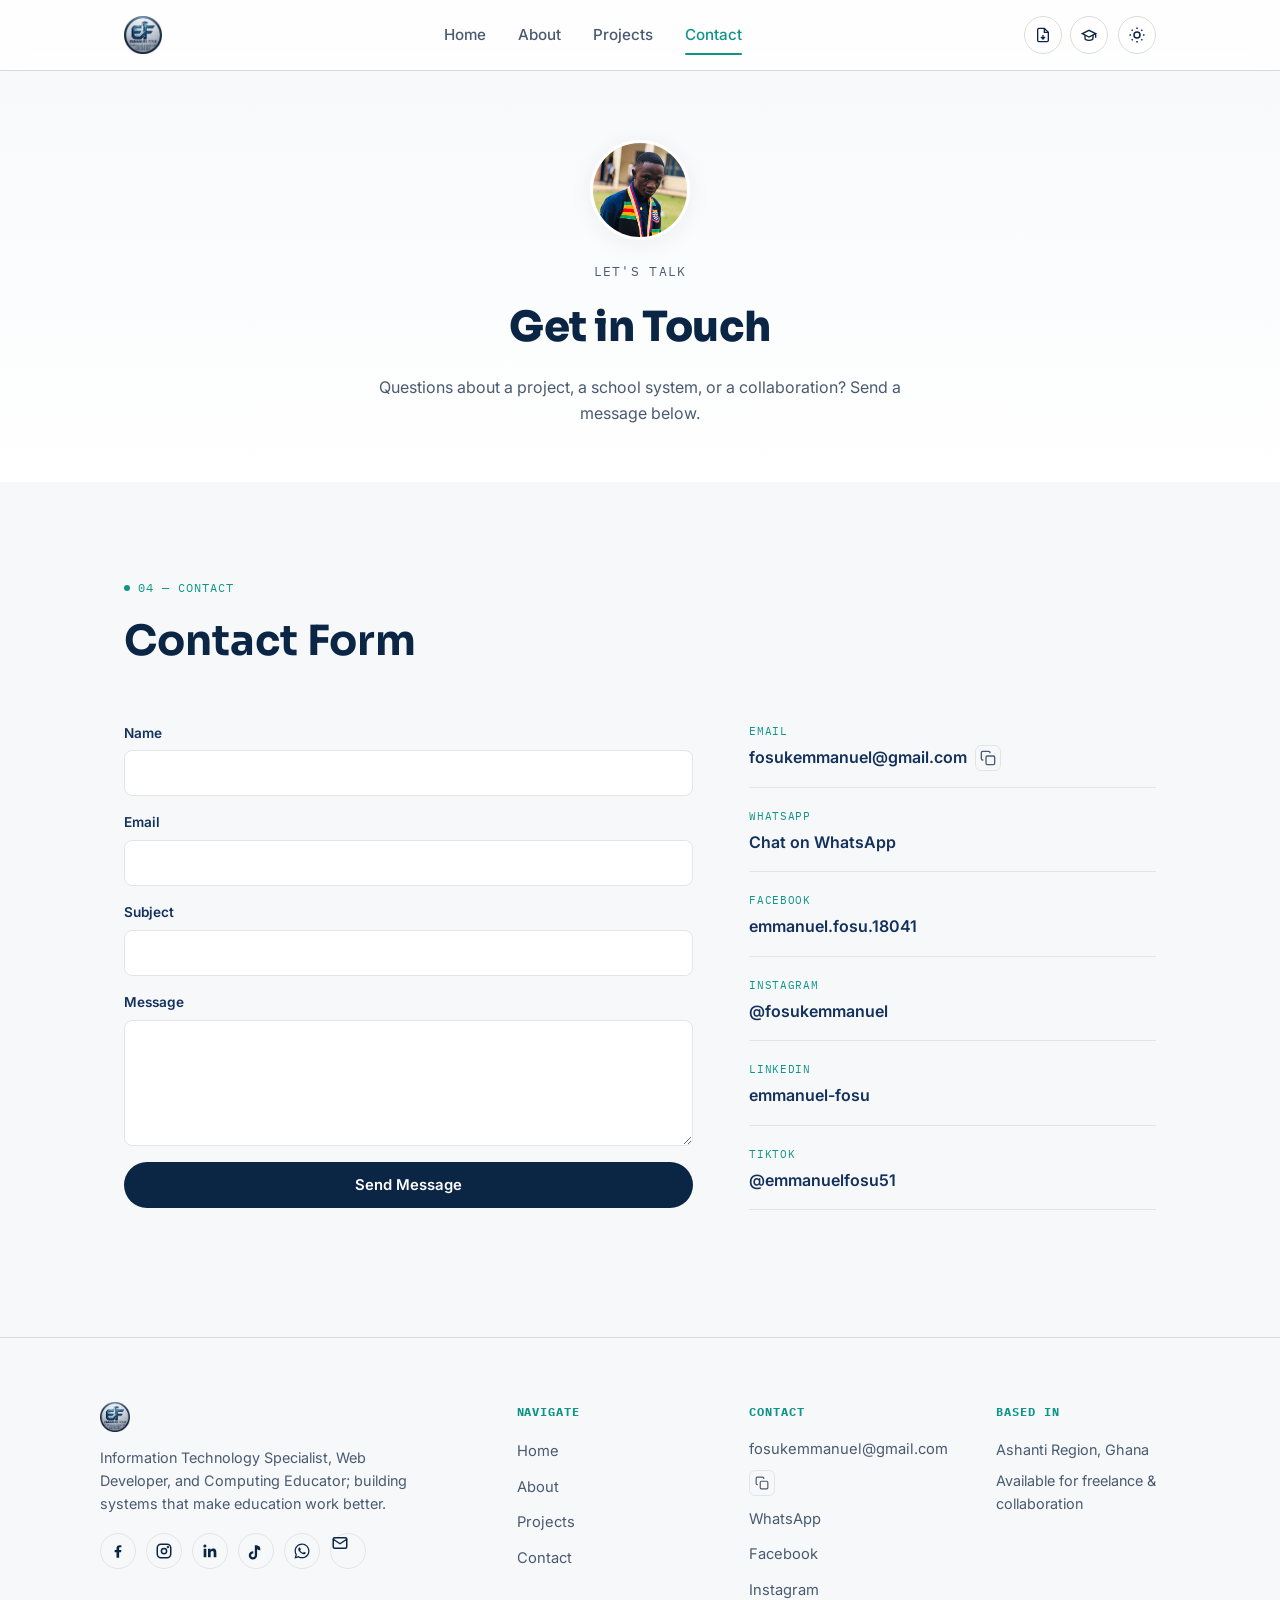
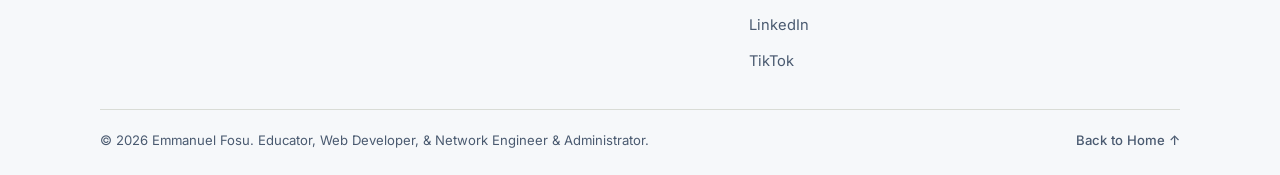
<file: contact.html>
<!DOCTYPE html>
<html lang="en">
<head>
<meta charset="UTF-8">
<meta name="viewport" content="width=device-width, initial-scale=1.0">
<title>Contact | Emmanuel Fosu</title>
<meta name="description" content="Get in touch with Emmanuel Fosu — Information Technology Specialist and Computing educator.">
<link rel="preconnect" href="https://fonts.googleapis.com">
<link rel="preconnect" href="https://fonts.gstatic.com" crossorigin>
<link href="https://fonts.googleapis.com/css2?family=Sora:wght@400;600;700;800&family=Inter:wght@400;500;600&family=IBM+Plex+Mono:wght@400;500&display=swap" rel="stylesheet">
<link rel="stylesheet" href="styles.css">
</head>
<body>

<header class="site-header">
  <div class="nav-wrap">
    <a href="index.html" class="logo">
      <img src="images/logo.png" alt="Emmanuel Fosu Logo" class="logo-img">
    </a>
    <nav class="main-nav" id="main-nav" aria-label="Primary">
      <a href="index.html" class="nav-link">Home</a>
      <a href="about.html" class="nav-link">About</a>
      <a href="projects.html" class="nav-link">Projects</a>
      <a href="contact.html" class="nav-link active" aria-current="page">Contact</a>
    </nav>
    <div class="nav-controls">
      <div class="nav-cv-icons">
        <a href="assets/cv/Emmanuel_Fosu_IT_CV.pdf" target="_blank" rel="noopener" class="nav-cv-btn-icon" title="View Information Technology CV" aria-label="View Information Technology CV">
          <svg width="16" height="16" viewBox="0 0 24 24" fill="none" stroke="currentColor" stroke-width="2"><path d="M14 2H6a2 2 0 0 0-2 2v16a2 2 0 0 0 2 2h12a2 2 0 0 0 2-2V8z"/><path d="M14 2v6h6M12 18v-6M9 15l3 3 3-3"/></svg>
        </a>
        <a href="assets/cv/Emmanuel_Fosu_Teaching_CV.pdf" target="_blank" rel="noopener" class="nav-cv-btn-icon" title="View Teaching CV" aria-label="View Teaching CV">
          <svg width="16" height="16" viewBox="0 0 24 24" fill="none" stroke="currentColor" stroke-width="2"><path d="M22 10v6M2 10l10-5 10 5-10 5-10-5z"/><path d="M6 12v5c0 1.66 2.69 3 6 3s6-1.34 6-3v-5"/></svg>
        </a>
      </div>
      <button id="theme-toggle" class="theme-toggle" aria-label="Toggle dark mode" title="Toggle light / dark mode">
        <svg id="icon-sun" width="18" height="18" viewBox="0 0 24 24" fill="none" stroke="currentColor" stroke-width="2"><circle cx="12" cy="12" r="4"/><path d="M12 2v2M12 20v2M4.9 4.9l1.4 1.4M17.7 17.7l1.4 1.4M2 12h2M20 12h2M4.9 19.1l1.4-1.4M17.7 6.3l1.4-1.4"/></svg>
        <svg id="icon-moon" width="18" height="18" viewBox="0 0 24 24" fill="none" stroke="currentColor" stroke-width="2" style="display:none"><path d="M21 12.79A9 9 0 1 1 11.21 3 7 7 0 0 0 21 12.79z"/></svg>
      </button>
      <button class="hamburger" id="hamburger" aria-label="Open menu" aria-expanded="false" aria-controls="mobile-menu">
        <span></span><span></span><span></span>
      </button>
    </div>
  </div>
  <nav class="mobile-menu" id="mobile-menu" aria-label="Mobile">
    <a href="index.html" class="nav-link">Home</a>
    <a href="about.html" class="nav-link">About</a>
    <a href="projects.html" class="nav-link">Projects</a>
    <a href="contact.html" class="nav-link active" aria-current="page">Contact</a>
    <div class="mobile-cv-group">
      <a href="assets/cv/Emmanuel_Fosu_IT_CV.pdf" target="_blank" rel="noopener" class="nav-cv-btn">View Information Technology CV</a>
      <a href="assets/cv/Emmanuel_Fosu_Teaching_CV.pdf" target="_blank" rel="noopener" class="nav-cv-btn">View Teaching CV</a>
    </div>
  </nav>
</header>

<main>
  <div class="page-header">
    <img src="images/emma.jpg" alt="Emmanuel Fosu" class="page-header-img">
    <p class="eyebrow mono">Let's talk</p>
    <h1 class="page-heading">Get in Touch</h1>
    <p>Questions about a project, a school system, or a collaboration? Send a message below.</p>
  </div>

  <section class="contact" id="contact">
    <div class="section-inner">
      <p class="section-label mono">04 — Contact</p>
      <h2 class="section-title">Contact Form</h2>

      <div class="contact-grid">
        <form class="contact-form" id="contact-form" name="contact" method="POST" data-netlify="true" netlify-honeypot="bot-field" novalidate>
          <input type="hidden" name="form-name" value="contact">
          <p class="hidden-field"><label>Don't fill this out: <input name="bot-field"></label></p>

          <div class="field">
            <label for="name">Name</label>
            <input type="text" id="name" name="name" required>
            <span class="error-msg" data-for="name">Please enter your name.</span>
          </div>

          <div class="field">
            <label for="email">Email</label>
            <input type="email" id="email" name="email" required>
            <span class="error-msg" data-for="email">Please enter a valid email address.</span>
          </div>

          <div class="field">
            <label for="subject">Subject</label>
            <input type="text" id="subject" name="subject" required>
            <span class="error-msg" data-for="subject">Please enter a subject.</span>
          </div>

          <div class="field">
            <label for="message">Message</label>
            <textarea id="message" name="message" rows="5" required></textarea>
            <span class="error-msg" data-for="message">Please enter a message.</span>
          </div>

          <button type="submit" class="btn btn-primary">Send Message</button>
          <p class="form-status" id="form-status" role="status" aria-live="polite"></p>
        </form>

        <div class="contact-info">
          <div class="info-item">
            <span class="fact-label mono">Email</span>
            <div class="email-row">
              <a href="mailto:fosukemmanuel@gmail.com">fosukemmanuel@gmail.com</a>
              <button type="button" class="copy-btn" data-email="fosukemmanuel@gmail.com" aria-label="Copy email address" title="Copy email">
                <svg width="16" height="16" viewBox="0 0 24 24" fill="none" stroke="currentColor" stroke-width="2"><rect x="9" y="9" width="13" height="13" rx="2"/><path d="M5 15H4a2 2 0 0 1-2-2V4a2 2 0 0 1 2-2h9a2 2 0 0 1 2 2v1"/></svg>
              </button>
              <span class="copy-feedback" aria-live="polite"></span>
            </div>
          </div>
          <div class="info-item">
            <span class="fact-label mono">WhatsApp</span>
            <a href="https://wa.me/233553012862" target="_blank" rel="noopener">Chat on WhatsApp</a>
          </div>
          <div class="info-item">
            <span class="fact-label mono">Facebook</span>
            <a href="https://www.facebook.com/emmanuel.fosu.18041" target="_blank" rel="noopener">emmanuel.fosu.18041</a>
          </div>
          <div class="info-item">
            <span class="fact-label mono">Instagram</span>
            <a href="https://www.instagram.com/fosukemmanuel?igsh=NnFtemxhdjh0Y2I2" target="_blank" rel="noopener">@fosukemmanuel</a>
          </div>
          <div class="info-item">
            <span class="fact-label mono">LinkedIn</span>
            <a href="https://www.linkedin.com/in/emmanuel-fosu-2341121b7" target="_blank" rel="noopener">emmanuel-fosu</a>
          </div>
          <div class="info-item">
            <span class="fact-label mono">TikTok</span>
            <a href="https://www.tiktok.com/@emmanuelfosu51" target="_blank" rel="noopener">@emmanuelfosu51</a>
          </div>
        </div>
      </div>
    </div>
  </section>
</main>

<footer class="site-footer">
  <div class="footer-inner">

    <div class="footer-col footer-brand">
      <a href="index.html" class="logo">
        <img src="images/logo.png" alt="Emmanuel Fosu Logo" class="logo-img">
      </a>
      <p class="footer-tagline">Information Technology Specialist, Web Developer, and Computing Educator; building systems that make education work better.</p>
      <div class="footer-socials">
        <a href="https://www.facebook.com/emmanuel.fosu.18041" target="_blank" rel="noopener" aria-label="Facebook">
          <svg width="18" height="18" viewBox="0 0 24 24" fill="currentColor"><path d="M13.5 21v-7.5h2.5l.5-3H13.5V8.5c0-.9.25-1.5 1.53-1.5H16.5V4.35C16.2 4.3 15.2 4.2 14 4.2c-2.4 0-4 1.46-4 4.15V10.5H7.5v3H10V21h3.5z"/></svg>
        </a>
        <a href="https://www.instagram.com/fosukemmanuel?igsh=NnFtemxhdjh0Y2I2" target="_blank" rel="noopener" aria-label="Instagram">
          <svg width="18" height="18" viewBox="0 0 24 24" fill="none" stroke="currentColor" stroke-width="2"><rect x="3" y="3" width="18" height="18" rx="5"/><circle cx="12" cy="12" r="3.5"/><circle cx="17.2" cy="6.8" r="0.6" fill="currentColor"/></svg>
        </a>
        <a href="https://www.linkedin.com/in/emmanuel-fosu-2341121b7" target="_blank" rel="noopener" aria-label="LinkedIn">
          <svg width="18" height="18" viewBox="0 0 24 24" fill="currentColor"><path d="M20.45 20.45h-3.56v-5.57c0-1.33-.02-3.04-1.85-3.04-1.86 0-2.14 1.45-2.14 2.94v5.67H9.34V9h3.41v1.56h.05c.48-.9 1.64-1.85 3.38-1.85 3.61 0 4.28 2.38 4.28 5.47v6.27zM5.34 7.43a2.07 2.07 0 1 1 0-4.13 2.07 2.07 0 0 1 0 4.13zM7.12 20.45H3.55V9h3.57v11.45z"/></svg>
        </a>
        <a href="https://www.tiktok.com/@emmanuelfosu51" target="_blank" rel="noopener" aria-label="TikTok">
          <svg width="18" height="18" viewBox="0 0 24 24" fill="currentColor"><path d="M16.6 5.82a4.28 4.28 0 0 1-3.14-1.4V4.4h-3.03v13.4a2.5 2.5 0 1 1-2.06-2.46v-3.06a5.56 5.56 0 1 0 5.09 5.53V9.72a7.28 7.28 0 0 0 4.24 1.36V8.05a4.28 4.28 0 0 1-1.1-2.23z"/></svg>
        </a>
        <a href="https://wa.me/233553012862" target="_blank" rel="noopener" aria-label="WhatsApp">
          <svg width="18" height="18" viewBox="0 0 24 24" fill="currentColor"><path d="M12.04 2C6.58 2 2.13 6.45 2.13 11.91c0 1.75.46 3.45 1.32 4.95L2.05 22l5.25-1.38a9.9 9.9 0 0 0 4.74 1.21h.01c5.46 0 9.9-4.45 9.9-9.91 0-2.65-1.03-5.14-2.9-7.01A9.85 9.85 0 0 0 12.04 2zm0 18.13h-.01a8.2 8.2 0 0 1-4.19-1.15l-.3-.18-3.12.82.83-3.04-.2-.31a8.18 8.18 0 0 1-1.26-4.36c0-4.53 3.69-8.22 8.24-8.22 2.2 0 4.27.86 5.82 2.41a8.18 8.18 0 0 1 2.41 5.82c0 4.53-3.7 8.21-8.22 8.21zm4.51-6.16c-.25-.12-1.46-.72-1.69-.8-.23-.08-.39-.12-.56.13-.16.25-.64.8-.78.96-.14.17-.29.19-.53.06-.25-.12-1.05-.39-2-1.23-.74-.66-1.24-1.47-1.38-1.72-.15-.25-.02-.38.11-.51.11-.11.25-.29.37-.43.13-.15.17-.25.25-.42.08-.16.04-.31-.02-.43-.06-.13-.56-1.35-.77-1.84-.2-.49-.41-.42-.56-.43h-.48c-.16 0-.42.06-.65.31-.22.25-.85.83-.85 2.03 0 1.2.87 2.35.99 2.51.12.17 1.71 2.61 4.14 3.66.58.25 1.03.4 1.38.51.58.18 1.11.16 1.53.1.47-.07 1.46-.6 1.66-1.17.21-.58.21-1.08.15-1.18-.06-.11-.23-.17-.48-.29z"/></svg>
        </a>
        <a href="mailto:fosukemmanuel@gmail.com" aria-label="Email">
          <svg width="18" height="18" viewBox="0 0 24 24" fill="none" stroke="currentColor" stroke-width="2" stroke-linecap="round" stroke-linejoin="round">
            <rect x="3" y="5" width="18" height="14" rx="2"/>
            <path d="M3 7l9 6 9-6"/>
          </svg>
        </a>
      </div>
    </div>

    <div class="footer-col">
      <h3 class="footer-heading mono">Navigate</h3>
      <ul class="footer-links">
        <li><a href="index.html">Home</a></li>
        <li><a href="about.html">About</a></li>
        <li><a href="projects.html">Projects</a></li>
        <li><a href="contact.html">Contact</a></li>
      </ul>
    </div>

    <div class="footer-col">
      <h3 class="footer-heading mono">Contact</h3>
      <ul class="footer-links">
        <li class="email-row">
          <a href="mailto:fosukemmanuel@gmail.com">fosukemmanuel@gmail.com</a>
          <button type="button" class="copy-btn" data-email="fosukemmanuel@gmail.com" aria-label="Copy email address" title="Copy email">
            <svg width="14" height="14" viewBox="0 0 24 24" fill="none" stroke="currentColor" stroke-width="2"><rect x="9" y="9" width="13" height="13" rx="2"/><path d="M5 15H4a2 2 0 0 1-2-2V4a2 2 0 0 1 2-2h9a2 2 0 0 1 2 2v1"/></svg>
          </button>
          <span class="copy-feedback" aria-live="polite"></span>
        </li>
        <li><a href="https://wa.me/233553012862" target="_blank" rel="noopener">WhatsApp</a></li>
        <li><a href="https://www.facebook.com/emmanuel.fosu.18041" target="_blank" rel="noopener">Facebook</a></li>
        <li><a href="https://www.instagram.com/fosukemmanuel?igsh=NnFtemxhdjh0Y2I2" target="_blank" rel="noopener">Instagram</a></li>
        <li><a href="https://www.linkedin.com/in/emmanuel-fosu-2341121b7" target="_blank" rel="noopener">LinkedIn</a></li>
        <li><a href="https://www.tiktok.com/@emmanuelfosu51" target="_blank" rel="noopener">TikTok</a></li>
      </ul>
    </div>

    <div class="footer-col">
      <h3 class="footer-heading mono">Based In</h3>
      <p class="footer-text">Ashanti Region, Ghana</p>
      <p class="footer-text">Available for freelance &amp; collaboration</p>
    </div>

  </div>

  <div class="footer-bottom">
    <p>&copy; <span id="year"></span> Emmanuel Fosu. Educator, Web Developer, &amp; Network Engineer & Administrator.</p>
    <a href="index.html#hero" class="back-to-top">Back to Home ↑</a>
  </div>
</footer>
<script src="script.js"></script>
</body>
</html>
</file>
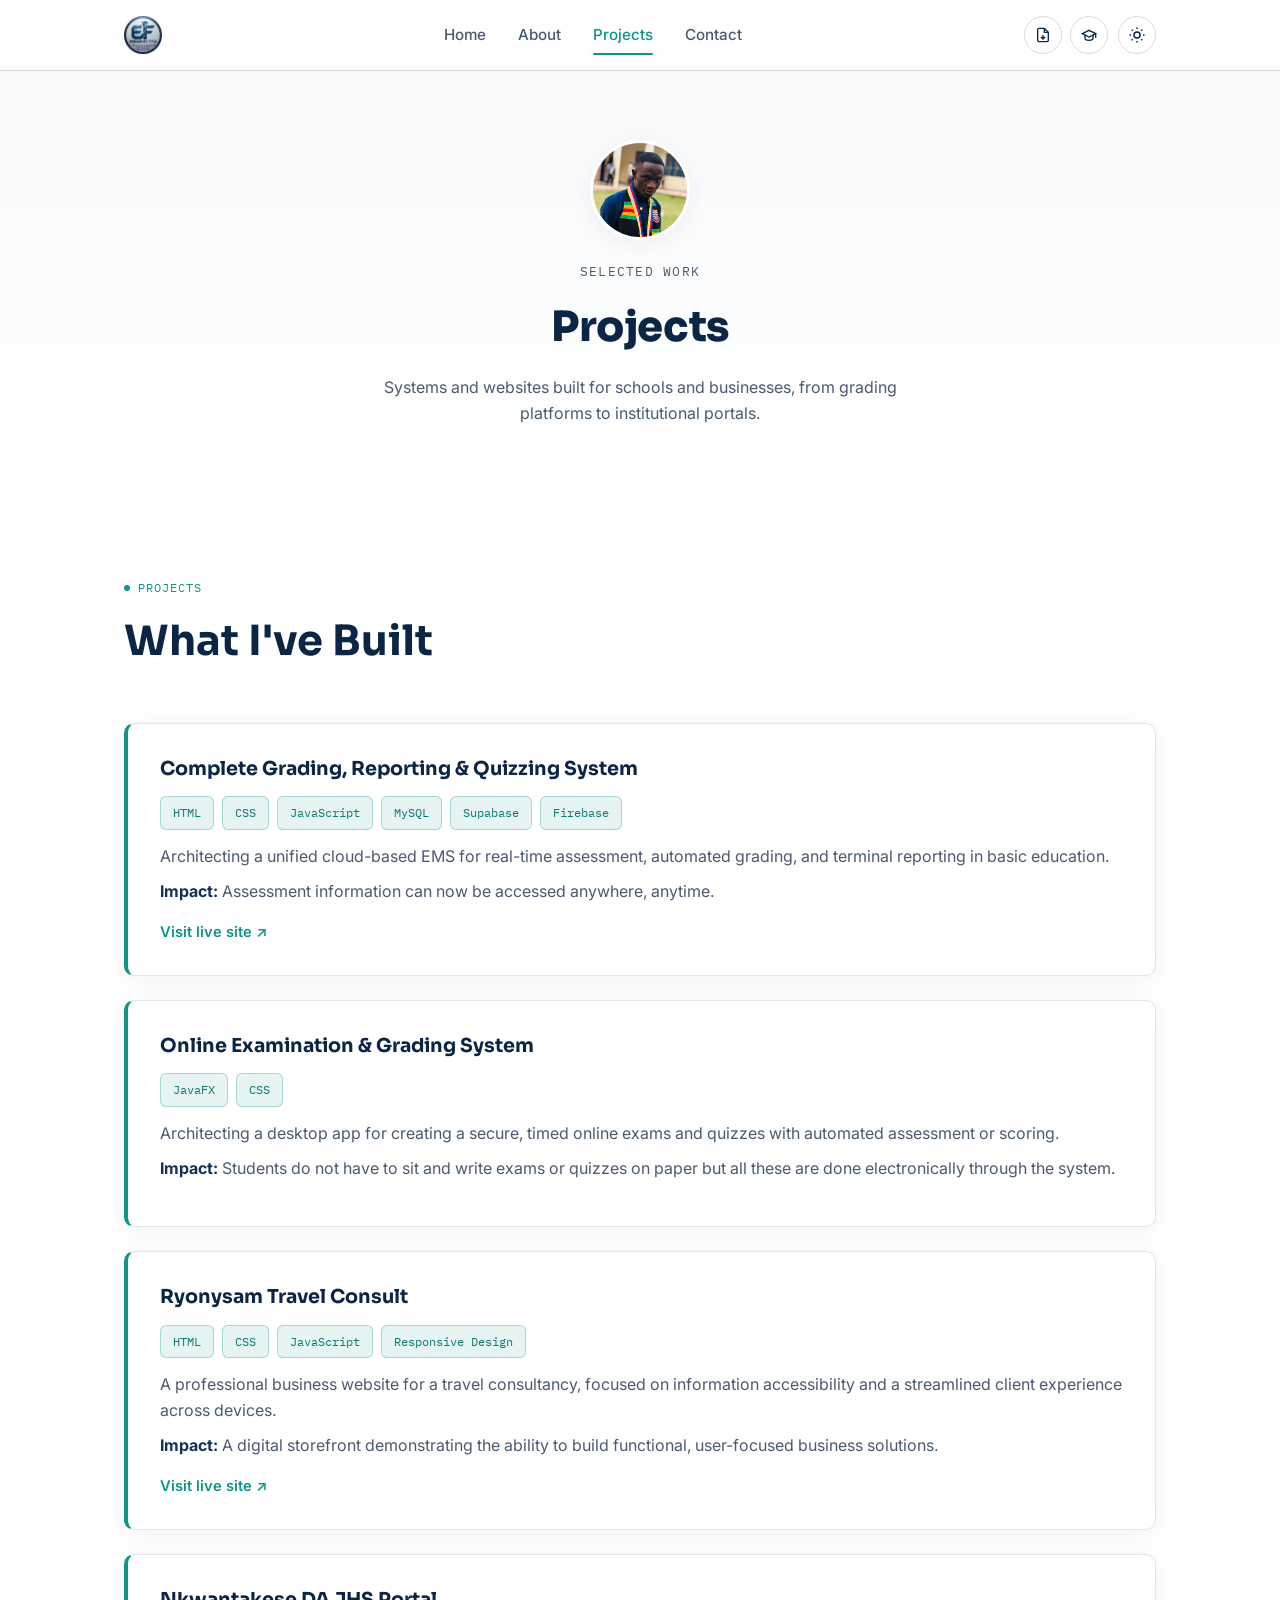
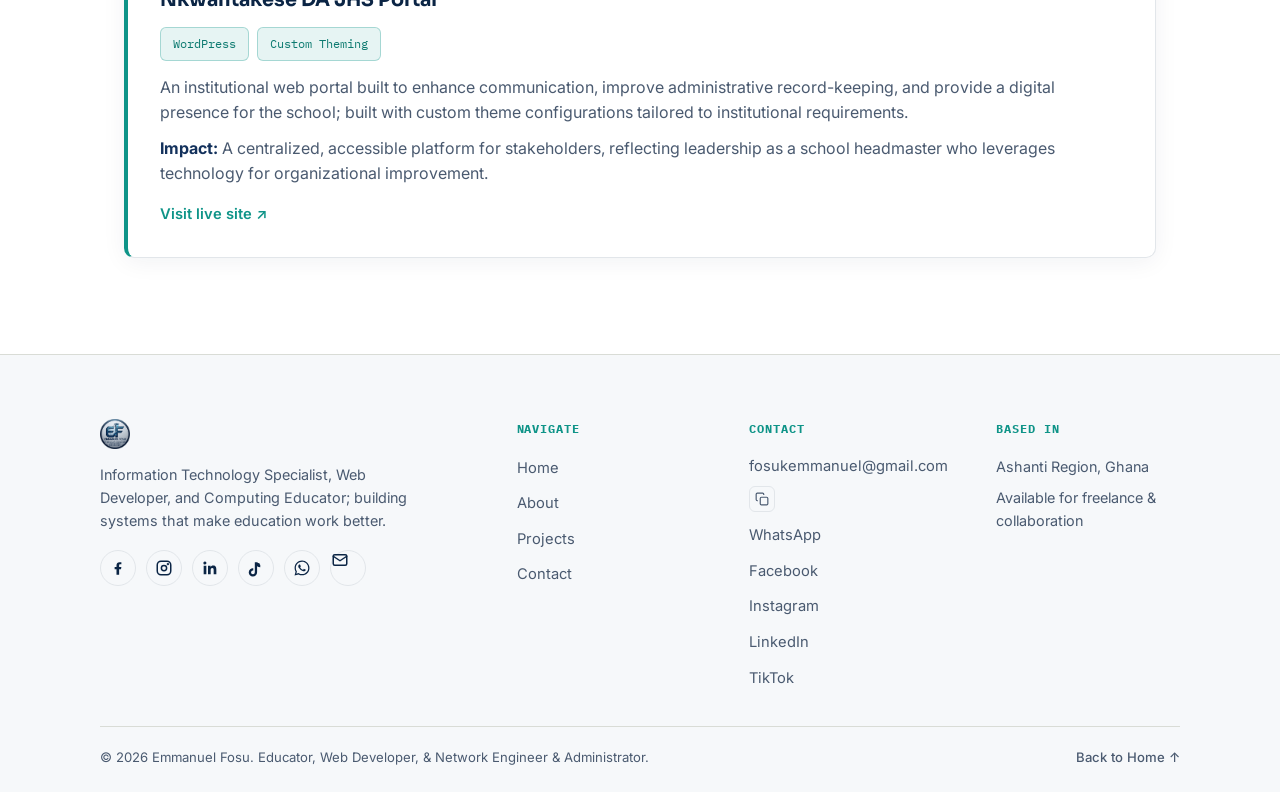
<file: projects.html>
<!DOCTYPE html>
<html lang="en">
<head>
<meta charset="UTF-8">
<meta name="viewport" content="width=device-width, initial-scale=1.0">
<title>Projects | Emmanuel Fosu</title>
<meta name="description" content="Selected projects by Emmanuel Fosu, including a school grading and reporting system, a JHS institutional portal, and a travel consultancy website.">
<link rel="preconnect" href="https://fonts.googleapis.com">
<link rel="preconnect" href="https://fonts.gstatic.com" crossorigin>
<link href="https://fonts.googleapis.com/css2?family=Sora:wght@400;600;700;800&family=Inter:wght@400;500;600&family=IBM+Plex+Mono:wght@400;500&display=swap" rel="stylesheet">
<link rel="stylesheet" href="styles.css">
</head>
<body>

<header class="site-header">
  <div class="nav-wrap">
    <a href="index.html" class="logo">
      <img src="images/logo.png" alt="Emmanuel Fosu Logo" class="logo-img">
    </a>
    <nav class="main-nav" id="main-nav" aria-label="Primary">
      <a href="index.html" class="nav-link">Home</a>
      <a href="about.html" class="nav-link">About</a>
      <a href="projects.html" class="nav-link active" aria-current="page">Projects</a>
      <a href="contact.html" class="nav-link">Contact</a>
    </nav>
    <div class="nav-controls">
      <div class="nav-cv-icons">
        <a href="assets/cv/Emmanuel_Fosu_IT_CV.pdf" target="_blank" rel="noopener" class="nav-cv-btn-icon" title="View Information Technology CV" aria-label="View Information Technology CV">
          <svg width="16" height="16" viewBox="0 0 24 24" fill="none" stroke="currentColor" stroke-width="2"><path d="M14 2H6a2 2 0 0 0-2 2v16a2 2 0 0 0 2 2h12a2 2 0 0 0 2-2V8z"/><path d="M14 2v6h6M12 18v-6M9 15l3 3 3-3"/></svg>
        </a>
        <a href="assets/cv/Emmanuel_Fosu_Teaching_CV.pdf" target="_blank" rel="noopener" class="nav-cv-btn-icon" title="View Teaching CV" aria-label="View Teaching CV">
          <svg width="16" height="16" viewBox="0 0 24 24" fill="none" stroke="currentColor" stroke-width="2"><path d="M22 10v6M2 10l10-5 10 5-10 5-10-5z"/><path d="M6 12v5c0 1.66 2.69 3 6 3s6-1.34 6-3v-5"/></svg>
        </a>
      </div>
      <button id="theme-toggle" class="theme-toggle" aria-label="Toggle dark mode" title="Toggle light / dark mode">
        <svg id="icon-sun" width="18" height="18" viewBox="0 0 24 24" fill="none" stroke="currentColor" stroke-width="2"><circle cx="12" cy="12" r="4"/><path d="M12 2v2M12 20v2M4.9 4.9l1.4 1.4M17.7 17.7l1.4 1.4M2 12h2M20 12h2M4.9 19.1l1.4-1.4M17.7 6.3l1.4-1.4"/></svg>
        <svg id="icon-moon" width="18" height="18" viewBox="0 0 24 24" fill="none" stroke="currentColor" stroke-width="2" style="display:none"><path d="M21 12.79A9 9 0 1 1 11.21 3 7 7 0 0 0 21 12.79z"/></svg>
      </button>
      <button class="hamburger" id="hamburger" aria-label="Open menu" aria-expanded="false" aria-controls="mobile-menu">
        <span></span><span></span><span></span>
      </button>
    </div>
  </div>
  <nav class="mobile-menu" id="mobile-menu" aria-label="Mobile">
    <a href="index.html" class="nav-link">Home</a>
    <a href="about.html" class="nav-link">About</a>
    <a href="projects.html" class="nav-link active" aria-current="page">Projects</a>
    <a href="contact.html" class="nav-link">Contact</a>
    <div class="mobile-cv-group">
      <a href="assets/cv/Emmanuel_Fosu_IT_CV.pdf" target="_blank" rel="noopener" class="nav-cv-btn">View Information Technology CV</a>
      <a href="assets/cv/Emmanuel_Fosu_Teaching_CV.pdf" target="_blank" rel="noopener" class="nav-cv-btn">View Teaching CV</a>
    </div>
  </nav>
</header>

<main>
  <div class="page-header">
    <img src="images/emma.jpg" alt="Emmanuel Fosu" class="page-header-img">
    <p class="eyebrow mono">Selected work</p>
    <h1 class="page-heading">Projects</h1>
    <p>Systems and websites built for schools and businesses, from grading platforms to institutional portals.</p>
  </div>

  <section class="projects" id="projects">
    <div class="section-inner">
      <p class="section-label mono">Projects</p>
      <h2 class="section-title">What I've Built</h2>

      <div class="project-list">

        <article class="project-card">
          <div class="project-head">
            <h3>Complete Grading, Reporting &amp; Quizzing System</h3>
            <div class="tag-row">
              <span class="tag tag-tech">HTML</span>
              <span class="tag tag-tech">CSS</span>
              <span class="tag tag-tech">JavaScript</span>
              <span class="tag tag-tech">MySQL</span>
              <span class="tag tag-tech">Supabase</span>
              <span class="tag tag-tech">Firebase</span> 
            </div>
          </div>
          <p class="project-goal">Architecting a unified cloud-based EMS for real-time assessment, automated grading, and terminal reporting in basic education.</p>
          <p class="project-impact"><strong>Impact:</strong> Assessment information can now be accessed anywhere, anytime.</p>
          <a class="project-link" href="https://cgrqs-ems.web.app/" target="_blank" rel="noopener">Visit live site ↗</a>
        </article>

        <article class="project-card">
          <div class="project-head">
            <h3>Online Examination &amp; Grading System</h3>
            <div class="tag-row">
              <span class="tag tag-tech">JavaFX</span>
              <span class="tag tag-tech">CSS</span>
            </div>
          </div>
          <p class="project-goal">Architecting a desktop app for creating a secure, timed online exams and quizzes with automated assessment or scoring.</p>
          <p class="project-impact"><strong>Impact:</strong> Students do not have to sit and write exams or quizzes on paper but all these are done electronically through the system.</p>
        </article>

        <article class="project-card">
          <div class="project-head">
            <h3>Ryonysam Travel Consult</h3>
            <div class="tag-row">
              <span class="tag tag-tech">HTML</span>
              <span class="tag tag-tech">CSS</span>
              <span class="tag tag-tech">JavaScript</span>
              <span class="tag tag-tech">Responsive Design</span>
            </div>
          </div>
          <p class="project-goal">A professional business website for a travel consultancy, focused on information accessibility and a streamlined client experience across devices.</p>
          <p class="project-impact"><strong>Impact:</strong> A digital storefront demonstrating the ability to build functional, user-focused business solutions.</p>
          <a class="project-link" href="https://ryonysams-travel-and-tour-consult.netlify.app/" target="_blank" rel="noopener">Visit live site ↗</a>
        </article>
        
        <article class="project-card">
          <div class="project-head">
            <h3>Nkwantakese DA JHS Portal</h3>
            <div class="tag-row">
              <span class="tag tag-tech">WordPress</span>
              <span class="tag tag-tech">Custom Theming</span>
            </div>
          </div>
          <p class="project-goal">An institutional web portal built to enhance communication, improve administrative record-keeping, and provide a digital presence for the school; built with custom theme configurations tailored to institutional requirements.</p>
          <p class="project-impact"><strong>Impact:</strong> A centralized, accessible platform for stakeholders, reflecting leadership as a school headmaster who leverages technology for organizational improvement.</p>
          <a class="project-link" href="https://nkwantakesedajhs.great-site.net/?i=1" target="_blank" rel="noopener">Visit live site ↗</a>
        </article>
      </div>
    </div>
  </section>
</main>

<footer class="site-footer">
  <div class="footer-inner">

    <div class="footer-col footer-brand">
      <a href="index.html" class="logo">
        <img src="images/logo.png" alt="Emmanuel Fosu Logo" class="logo-img">
      </a>
      <p class="footer-tagline">Information Technology Specialist, Web Developer, and Computing Educator; building systems that make education work better.</p>
      <div class="footer-socials">
        <a href="https://www.facebook.com/emmanuel.fosu.18041" target="_blank" rel="noopener" aria-label="Facebook">
          <svg width="18" height="18" viewBox="0 0 24 24" fill="currentColor"><path d="M13.5 21v-7.5h2.5l.5-3H13.5V8.5c0-.9.25-1.5 1.53-1.5H16.5V4.35C16.2 4.3 15.2 4.2 14 4.2c-2.4 0-4 1.46-4 4.15V10.5H7.5v3H10V21h3.5z"/></svg>
        </a>
        <a href="https://www.instagram.com/fosukemmanuel?igsh=NnFtemxhdjh0Y2I2" target="_blank" rel="noopener" aria-label="Instagram">
          <svg width="18" height="18" viewBox="0 0 24 24" fill="none" stroke="currentColor" stroke-width="2"><rect x="3" y="3" width="18" height="18" rx="5"/><circle cx="12" cy="12" r="3.5"/><circle cx="17.2" cy="6.8" r="0.6" fill="currentColor"/></svg>
        </a>
        <a href="https://www.linkedin.com/in/emmanuel-fosu-2341121b7" target="_blank" rel="noopener" aria-label="LinkedIn">
          <svg width="18" height="18" viewBox="0 0 24 24" fill="currentColor"><path d="M20.45 20.45h-3.56v-5.57c0-1.33-.02-3.04-1.85-3.04-1.86 0-2.14 1.45-2.14 2.94v5.67H9.34V9h3.41v1.56h.05c.48-.9 1.64-1.85 3.38-1.85 3.61 0 4.28 2.38 4.28 5.47v6.27zM5.34 7.43a2.07 2.07 0 1 1 0-4.13 2.07 2.07 0 0 1 0 4.13zM7.12 20.45H3.55V9h3.57v11.45z"/></svg>
        </a>
        <a href="https://www.tiktok.com/@emmanuelfosu51" target="_blank" rel="noopener" aria-label="TikTok">
          <svg width="18" height="18" viewBox="0 0 24 24" fill="currentColor"><path d="M16.6 5.82a4.28 4.28 0 0 1-3.14-1.4V4.4h-3.03v13.4a2.5 2.5 0 1 1-2.06-2.46v-3.06a5.56 5.56 0 1 0 5.09 5.53V9.72a7.28 7.28 0 0 0 4.24 1.36V8.05a4.28 4.28 0 0 1-1.1-2.23z"/></svg>
        </a>
        <a href="https://wa.me/233553012862" target="_blank" rel="noopener" aria-label="WhatsApp">
          <svg width="18" height="18" viewBox="0 0 24 24" fill="currentColor"><path d="M12.04 2C6.58 2 2.13 6.45 2.13 11.91c0 1.75.46 3.45 1.32 4.95L2.05 22l5.25-1.38a9.9 9.9 0 0 0 4.74 1.21h.01c5.46 0 9.9-4.45 9.9-9.91 0-2.65-1.03-5.14-2.9-7.01A9.85 9.85 0 0 0 12.04 2zm0 18.13h-.01a8.2 8.2 0 0 1-4.19-1.15l-.3-.18-3.12.82.83-3.04-.2-.31a8.18 8.18 0 0 1-1.26-4.36c0-4.53 3.69-8.22 8.24-8.22 2.2 0 4.27.86 5.82 2.41a8.18 8.18 0 0 1 2.41 5.82c0 4.53-3.7 8.21-8.22 8.21zm4.51-6.16c-.25-.12-1.46-.72-1.69-.8-.23-.08-.39-.12-.56.13-.16.25-.64.8-.78.96-.14.17-.29.19-.53.06-.25-.12-1.05-.39-2-1.23-.74-.66-1.24-1.47-1.38-1.72-.15-.25-.02-.38.11-.51.11-.11.25-.29.37-.43.13-.15.17-.25.25-.42.08-.16.04-.31-.02-.43-.06-.13-.56-1.35-.77-1.84-.2-.49-.41-.42-.56-.43h-.48c-.16 0-.42.06-.65.31-.22.25-.85.83-.85 2.03 0 1.2.87 2.35.99 2.51.12.17 1.71 2.61 4.14 3.66.58.25 1.03.4 1.38.51.58.18 1.11.16 1.53.1.47-.07 1.46-.6 1.66-1.17.21-.58.21-1.08.15-1.18-.06-.11-.23-.17-.48-.29z"/></svg>
        </a>
        <a href="mailto:fosukemmanuel@gmail.com" aria-label="Email">
          <svg width="18" height="18" viewBox="0 0 24 24" fill="none" stroke="currentColor" stroke-width="2" stroke-linecap="round" stroke-linejoin="round">
            <rect x="3" y="5" width="18" height="14" rx="2"/>
            <path d="M3 7l9 6 9-6"/>
          </svg>
        </a>
      </div>
    </div>

    <div class="footer-col">
      <h3 class="footer-heading mono">Navigate</h3>
      <ul class="footer-links">
        <li><a href="index.html">Home</a></li>
        <li><a href="about.html">About</a></li>
        <li><a href="projects.html">Projects</a></li>
        <li><a href="contact.html">Contact</a></li>
      </ul>
    </div>

    <div class="footer-col">
      <h3 class="footer-heading mono">Contact</h3>
      <ul class="footer-links">
        <li class="email-row">
          <a href="mailto:fosukemmanuel@gmail.com">fosukemmanuel@gmail.com</a>
          <button type="button" class="copy-btn" data-email="fosukemmanuel@gmail.com" aria-label="Copy email address" title="Copy email">
            <svg width="14" height="14" viewBox="0 0 24 24" fill="none" stroke="currentColor" stroke-width="2"><rect x="9" y="9" width="13" height="13" rx="2"/><path d="M5 15H4a2 2 0 0 1-2-2V4a2 2 0 0 1 2-2h9a2 2 0 0 1 2 2v1"/></svg>
          </button>
          <span class="copy-feedback" aria-live="polite"></span>
        </li>
        <li><a href="https://wa.me/233553012862" target="_blank" rel="noopener">WhatsApp</a></li>
        <li><a href="https://www.facebook.com/emmanuel.fosu.18041" target="_blank" rel="noopener">Facebook</a></li>
        <li><a href="https://www.instagram.com/fosukemmanuel?igsh=NnFtemxhdjh0Y2I2" target="_blank" rel="noopener">Instagram</a></li>
        <li><a href="https://www.linkedin.com/in/emmanuel-fosu-2341121b7" target="_blank" rel="noopener">LinkedIn</a></li>
        <li><a href="https://www.tiktok.com/@emmanuelfosu51" target="_blank" rel="noopener">TikTok</a></li>
      </ul>
    </div>

    <div class="footer-col">
      <h3 class="footer-heading mono">Based In</h3>
      <p class="footer-text">Ashanti Region, Ghana</p>
      <p class="footer-text">Available for freelance &amp; collaboration</p>
    </div>

  </div>

  <div class="footer-bottom">
    <p>&copy; <span id="year"></span> Emmanuel Fosu. Educator, Web Developer, &amp; Network Engineer & Administrator.</p>
    <a href="index.html#hero" class="back-to-top">Back to Home ↑</a>
  </div>
</footer>
<script src="script.js"></script>
</body>
</html>
</file>
<file: styles.css>
/* ============ DESIGN TOKENS ============ */
:root{
  --navy-900: #0B2545;
  --navy-800: #13315C;
  --navy-700: #134074;
  --blue-accent: #0F9488;
  --blue-accent-hover: #0C7A70;
  --amber-accent: #B45309;
  --line: #D9DCD6;
  --bg: #FFFFFF;
  --bg-alt: #F6F8FA;
  --text: #13315C;
  --text-soft: #4A5A70;
  --card-bg: #FFFFFF;
  --card-border: #E2E6EA;
  --shadow: 0 4px 24px rgba(11,37,69,0.06);

  --font-display: "Sora", sans-serif;
  --font-body: "Inter", sans-serif;
  --font-mono: "IBM Plex Mono", monospace;

  --radius: 10px;
  --max-width: 1080px;
  --transition: 0.25s ease;
}

[data-theme="dark"]{
  --bg: #0A1628;
  --bg-alt: #0F1D33;
  --text: #E8EDF4;
  --text-soft: #A8B7CC;
  --card-bg: #101F38;
  --card-border: #1E3252;
  --line: #1E3252;
  --shadow: 0 4px 24px rgba(0,0,0,0.35);
  --blue-accent: #2DD4BF;
  --blue-accent-hover: #5EEAD4;
  --amber-accent: #FBBF24;
}

/* ============ BASE / MOBILE-FIRST ============ */
*{ box-sizing: border-box; margin:0; padding:0; }

html{ scroll-behavior: smooth; }

body{
  font-family: var(--font-body);
  background: var(--bg);
  color: var(--text);
  line-height: 1.6;
  transition: background var(--transition), color var(--transition);
  overflow-x: hidden;
}

@media (prefers-reduced-motion: reduce){
  html{ scroll-behavior: auto; }
  *{ animation-duration: 0.01ms !important; animation-iteration-count: 1 !important; transition-duration: 0.01ms !important; }
}

.mono{ font-family: var(--font-mono); }

a{ 
  color: var(--blue-accent); 
  text-decoration: none;
  pointer-events: auto !important;
  cursor: pointer !important;
  position: relative;
  z-index: 10;
}
a:hover{ color: var(--blue-accent-hover); }

/* FIX: Ensure ALL anchor links are clickable */
a[href^="mailto:"] {
  pointer-events: auto !important;
  cursor: pointer !important;
  z-index: 20 !important;
  position: relative !important;
  display: inline-block !important;
}

img{ max-width: 100%; display: block; }

:focus-visible{
  outline: 2px solid var(--blue-accent);
  outline-offset: 3px;
}

/* Base padding is mobile-sized; scaled up at larger breakpoints below */
.section-inner{
  max-width: var(--max-width);
  margin: 0 auto;
  padding: 56px 20px;
}

.section-label{
  color: var(--blue-accent);
  font-size: 0.78rem;
  letter-spacing: 0.08em;
  text-transform: uppercase;
  margin-bottom: 10px;
  display: flex;
  align-items: center;
  gap: 8px;
}
.section-label::before{
  content: "";
  display: inline-block;
  width: 6px;
  height: 6px;
  border-radius: 50%;
  background: var(--blue-accent);
  flex-shrink: 0;
}

.section-title{
  font-family: var(--font-display);
  font-weight: 700;
  font-size: 1.7rem;
  color: var(--navy-900);
  margin-bottom: 32px;
}
[data-theme="dark"] .section-title{ color: var(--text); }

.page-heading{
  font-family: var(--font-display);
  font-weight: 800;
  font-size: 2rem;
  color: var(--navy-900);
  letter-spacing: -0.01em;
}
[data-theme="dark"] .page-heading{ color: var(--text); }

@media (min-width: 720px){
  .section-inner{ padding: 88px 32px; }
  .section-title{ font-size: 2.1rem; margin-bottom: 40px; }
  .page-heading{ font-size: 2.6rem; }
}

@media (min-width: 1024px){
  .section-inner{ padding: 96px 24px; }
  .section-title{ font-size: 2.6rem; margin-bottom: 48px; }
}

/* ============ BUTTONS ============ */
.btn{
  display: inline-flex;
  align-items: center;
  justify-content: center;
  padding: 13px 26px;
  border-radius: 999px;
  font-weight: 600;
  font-size: 0.93rem;
  font-family: var(--font-body);
  cursor: pointer;
  transition: all var(--transition);
  border: 1.5px solid transparent;
  width: 100%;
}
.btn-primary{
  background: var(--navy-900);
  color: #fff;
}
.btn-primary:hover{
  background: var(--blue-accent-hover);
  color: #fff;
  transform: translateY(-1px);
}
.btn-outline{
  border-color: var(--navy-900);
  color: var(--navy-900);
  background: transparent;
}
[data-theme="dark"] .btn-outline{
  border-color: var(--text);
  color: var(--text);
}
.btn-outline:hover{
  background: var(--navy-900);
  color: #fff;
}
[data-theme="dark"] .btn-outline:hover{
  background: var(--blue-accent);
  border-color: var(--blue-accent);
}

@media (min-width: 560px){
  .btn{ width: auto; }
}

/* ============ HEADER / NAV ============ */
.site-header{
  position: fixed;
  top: 0; left: 0; right: 0;
  z-index: 100;
  background: color-mix(in srgb, var(--bg) 85%, transparent);
  backdrop-filter: blur(10px);
  border-bottom: 1px solid var(--line);
}

.nav-wrap{
  max-width: var(--max-width);
  margin: 0 auto;
  padding: 14px 20px;
  display: flex;
  align-items: center;
  justify-content: space-between;
}

.logo{
  font-family: var(--font-display);
  font-weight: 800;
  font-size: 1.2rem;
  color: var(--navy-900);
  display: flex;
  align-items: center;
}
[data-theme="dark"] .logo{ color: var(--text); }
.logo-dot{ color: var(--blue-accent); }

.logo-img{
  height: 34px;
  width: auto;
  display: block;
}

@media (min-width: 720px){
  .logo-img{ height: 38px; }
}

/* Mobile: nav hidden, hamburger shown */
.main-nav{ display: none; }

.nav-controls{
  display: flex;
  align-items: center;
  gap: 10px;
}

.theme-toggle{
  width: 38px; height: 38px;
  border-radius: 50%;
  border: 1px solid var(--line);
  background: var(--bg);
  color: var(--navy-900);
  display: flex; align-items: center; justify-content: center;
  cursor: pointer;
  transition: all var(--transition);
  flex-shrink: 0;
}
[data-theme="dark"] .theme-toggle{ color: var(--text); }
.theme-toggle:hover{ border-color: var(--blue-accent); color: var(--blue-accent); }

.hamburger{
  display: flex;
  flex-direction: column;
  justify-content: center;
  gap: 5px;
  width: 38px; height: 38px;
  background: none;
  border: none;
  cursor: pointer;
  flex-shrink: 0;
}
.hamburger span{
  display: block;
  height: 2px;
  width: 22px;
  background: var(--navy-900);
  transition: all var(--transition);
  margin: 0 auto;
}
[data-theme="dark"] .hamburger span{ background: var(--text); }
.hamburger.open span:nth-child(1){ transform: translateY(7px) rotate(45deg); }
.hamburger.open span:nth-child(2){ opacity: 0; }
.hamburger.open span:nth-child(3){ transform: translateY(-7px) rotate(-45deg); }

.mobile-menu{
  display: none;
  flex-direction: column;
  padding: 8px 20px 18px;
  gap: 4px;
  border-top: 1px solid var(--line);
}
.mobile-menu.open{ display: flex; }
.mobile-menu .nav-link{ padding: 12px 0; border-bottom: 1px solid var(--line); }
.mobile-menu .nav-link:last-child{ border-bottom: none; }

.nav-link{
  font-weight: 500;
  font-size: 0.95rem;
  color: var(--text-soft);
  position: relative;
  padding: 4px 0;
}
.nav-link:hover{ color: var(--navy-900); }
[data-theme="dark"] .nav-link:hover{ color: var(--text); }

.nav-link.active{ color: var(--blue-accent); }
.nav-link.active::after{
  content: "";
  position: absolute;
  bottom: -4px; left: 0;
  width: 100%; height: 2px;
  background: var(--blue-accent);
  border-radius: 2px;
}

/* Desktop nav appears, hamburger disappears */
@media (min-width: 720px){
  .main-nav{
    display: flex;
    gap: 32px;
  }
  .hamburger{ display: none; }
  .mobile-menu{ display: none !important; }
  .nav-wrap{ padding: 16px 24px; }
  .logo{ font-size: 1.3rem; }
}

/* ============ HERO ============ */
.hero{
  position: relative;
  min-height: 90vh;
  display: flex;
  align-items: center;
  justify-content: center;
  padding: 90px 20px 50px;
  overflow: hidden;
  background: linear-gradient(180deg, var(--bg-alt) 0%, var(--bg) 100%);
  text-align: center;
}

#node-canvas{
  position: absolute;
  inset: 0;
  width: 100%;
  height: 100%;
  opacity: 0.55;
}

.hero-inner{
  position: relative;
  z-index: 2;
  max-width: 720px;
}

.eyebrow{
  color: var(--blue-accent);
  font-size: 0.8rem;
  letter-spacing: 0.1em;
  text-transform: uppercase;
  margin-bottom: 16px;
  animation: fadeUp 0.7s ease both;
}

.hero-name{
  font-family: var(--font-display);
  font-weight: 800;
  font-size: 2.4rem;
  color: var(--navy-900);
  letter-spacing: -0.02em;
  margin-bottom: 18px;
  animation: fadeUp 0.7s ease 0.1s both;
}
[data-theme="dark"] .hero-name{ color: var(--text); }

.hero-featured-img{
  width: 140px;
  height: 140px;
  object-fit: cover;
  border-radius: 50%;
  border: 3px solid var(--card-bg);
  box-shadow: var(--shadow);
  margin: 0 auto 22px;
  animation: fadeUp 0.7s ease 0.05s both;
}

@media (min-width: 720px){
  .hero-featured-img{ width: 170px; height: 170px; margin-bottom: 26px; }
}

.hero-tagline{
  font-size: 1rem;
  color: var(--text-soft);
  max-width: 560px;
  margin: 0 auto 30px;
  animation: fadeUp 0.7s ease 0.2s both;
}

.hero-actions{
  display: flex;
  flex-direction: column;
  gap: 14px;
  align-items: center;
  animation: fadeUp 0.7s ease 0.3s both;
}

@media (min-width: 560px){
  .hero-actions{ flex-direction: row; justify-content: center; }
}

@media (min-width: 720px){
  .hero{ min-height: 100vh; padding: 100px 24px 60px; }
  .hero-name{ font-size: 3.4rem; }
  .hero-tagline{ font-size: 1.1rem; }
}

@media (min-width: 1024px){
  .hero-name{ font-size: 4.6rem; }
  .hero-tagline{ font-size: 1.2rem; }
}

@keyframes fadeUp{
  from{ opacity: 0; transform: translateY(16px); }
  to{ opacity: 1; transform: translateY(0); }
}

.scroll-cue{
  position: absolute;
  bottom: 24px;
  left: 50%;
  transform: translateX(-50%);
  color: var(--text-soft);
  z-index: 2;
  animation: bob 2s ease-in-out infinite;
}
@keyframes bob{
  0%,100%{ transform: translate(-50%, 0); }
  50%{ transform: translate(-50%, 8px); }
}

/* ============ PAGE HEADER (non-hero pages) ============ */
.page-header{
  padding: 110px 20px 40px;
  text-align: center;
  background: linear-gradient(180deg, var(--bg-alt) 0%, var(--bg) 100%);
}
.page-header .eyebrow{ margin-bottom: 12px; }
.page-header p{
  color: var(--text-soft);
  max-width: 560px;
  margin: 14px auto 0;
}

@media (min-width: 720px){
  .page-header{ padding: 140px 24px 56px; }
}

/* ============ ABOUT ============ */
.about{ background: var(--bg); }

.about-grid{
  display: grid;
  grid-template-columns: 1fr;
  gap: 40px;
  align-items: start;
}

.about-text p{
  color: var(--text-soft);
  margin-bottom: 16px;
  font-size: 1rem;
}

.philosophy{
  font-family: var(--font-display);
  font-style: italic;
  font-weight: 600;
  color: var(--navy-900) !important;
  font-size: 1.1rem !important;
  border-left: 3px solid var(--blue-accent);
  padding-left: 16px;
  margin-top: 24px !important;
}
[data-theme="dark"] .philosophy{ color: var(--text) !important; }

.about-facts{
  display: flex;
  flex-direction: column;
  gap: 14px;
}

.fact-card{
  background: var(--card-bg);
  border: 1px solid var(--card-border);
  border-radius: var(--radius);
  padding: 16px 18px;
  display: flex;
  flex-direction: column;
  gap: 6px;
  box-shadow: var(--shadow);
}

.fact-label{
  font-size: 0.7rem;
  color: var(--blue-accent);
  text-transform: uppercase;
  letter-spacing: 0.06em;
}

.fact-value{
  font-weight: 600;
  color: var(--text);
  font-size: 0.95rem;
}

@media (min-width: 800px){
  .about-grid{ grid-template-columns: 1.4fr 1fr; gap: 56px; }
  .about-text p{ font-size: 1.02rem; }
  .philosophy{ font-size: 1.15rem !important; padding-left: 18px; margin-top: 28px !important; }
  .fact-card{ padding: 18px 20px; }
}

/* ============ SKILLS (shown on About page) ============ */
.skills{ background: var(--bg-alt); }

.skills-grid{
  display: grid;
  grid-template-columns: 1fr;
  gap: 16px;
}

.skill-card{
  background: var(--card-bg);
  border: 1px solid var(--card-border);
  border-radius: var(--radius);
  padding: 22px;
  box-shadow: var(--shadow);
  transition: transform var(--transition), box-shadow var(--transition);
}
.skill-card:hover{
  transform: translateY(-3px);
  box-shadow: 0 8px 30px rgba(11,37,69,0.1);
}

.skill-card h3{
  font-family: var(--font-display);
  font-size: 1rem;
  color: var(--navy-900);
  margin-bottom: 14px;
}
[data-theme="dark"] .skill-card h3{ color: var(--text); }

.tag-row{
  display: flex;
  flex-wrap: wrap;
  gap: 8px;
}

.tag{
  font-family: var(--font-mono);
  font-size: 0.76rem;
  padding: 6px 12px;
  border-radius: 6px;
  background: var(--bg-alt);
  border: 1px solid var(--card-border);
  color: var(--navy-700);
}
[data-theme="dark"] .tag{ background: #0A1628; color: var(--blue-accent); }

.tag-tech{
  background: color-mix(in srgb, var(--blue-accent) 10%, transparent);
  border-color: color-mix(in srgb, var(--blue-accent) 30%, transparent);
  color: var(--blue-accent-hover);
}
[data-theme="dark"] .tag-tech{ color: var(--blue-accent); }

@media (min-width: 700px){
  .skills-grid{ grid-template-columns: repeat(2, 1fr); gap: 20px; }
  .skill-card{ padding: 26px; }
  .skill-card h3{ font-size: 1.05rem; margin-bottom: 16px; }
}

/* ============ PROJECTS ============ */
.projects{ background: var(--bg); }

.project-list{
  display: flex;
  flex-direction: column;
  gap: 20px;
}

.project-card{
  background: var(--card-bg);
  border: 1px solid var(--card-border);
  border-left: 4px solid var(--blue-accent);
  border-radius: var(--radius);
  padding: 24px 22px;
  box-shadow: var(--shadow);
}

.project-head h3{
  font-family: var(--font-display);
  font-size: 1.1rem;
  color: var(--navy-900);
  margin-bottom: 12px;
}
[data-theme="dark"] .project-head h3{ color: var(--text); }

.project-goal{
  color: var(--text-soft);
  margin: 14px 0 10px;
  font-size: 0.97rem;
}

.project-impact{
  color: var(--text-soft);
  margin-bottom: 14px;
  font-size: 0.97rem;
}
.project-impact strong{ color: var(--navy-800); }
[data-theme="dark"] .project-impact strong{ color: var(--text); }

.project-link{
  font-weight: 600;
  font-size: 0.92rem;
}

@media (min-width: 720px){
  .project-list{ gap: 24px; }
  .project-card{ padding: 30px 32px; }
  .project-head h3{ font-size: 1.2rem; }
  .project-goal, .project-impact{ font-size: 1rem; }
}

/* ============ CONTACT ============ */
.contact{ background: var(--bg-alt); }

.contact-grid{
  display: grid;
  grid-template-columns: 1fr;
  gap: 40px;
}

.contact-form{
  display: flex;
  flex-direction: column;
  gap: 16px;
}

.field{
  display: flex;
  flex-direction: column;
  gap: 6px;
}

.field label{
  font-size: 0.85rem;
  font-weight: 600;
  color: var(--text);
}

.field input,
.field textarea{
  font-family: var(--font-body);
  font-size: 1rem; /* 16px prevents iOS zoom-on-focus */
  padding: 12px 14px;
  border-radius: 8px;
  border: 1.5px solid var(--card-border);
  background: var(--card-bg);
  color: var(--text);
  transition: border-color var(--transition);
  resize: vertical;
}
.field input:focus,
.field textarea:focus{
  border-color: var(--blue-accent);
}

.field.invalid input,
.field.invalid textarea{
  border-color: #C0392B;
}

.error-msg{
  display: none;
  font-size: 0.8rem;
  color: #C0392B;
}
.field.invalid .error-msg{ display: block; }

.hidden-field{ position: absolute; left: -9999px; }

.form-status{
  font-size: 0.9rem;
  color: var(--blue-accent-hover);
  min-height: 1.2em;
}

.contact-info{
  display: flex;
  flex-direction: column;
  gap: 18px;
}

.info-item{
  display: flex;
  flex-direction: column;
  gap: 4px;
  padding-bottom: 14px;
  border-bottom: 1px solid var(--card-border);
}

.info-item a{
  font-weight: 600;
  color: var(--navy-800);
  word-break: break-word;
}
[data-theme="dark"] .info-item a{ color: var(--text); }
.info-item a:hover{ color: var(--blue-accent); }

@media (min-width: 800px){
  .contact-grid{ grid-template-columns: 1.4fr 1fr; gap: 56px; }
  .contact-info{ gap: 20px; }
  .info-item{ padding-bottom: 16px; }
}

/* ============ STATUS BADGE ============ */
.status-badge{
  display: inline-block;
  font-size: 0.72rem;
  color: var(--blue-accent-hover);
  background: color-mix(in srgb, var(--blue-accent) 10%, transparent);
  border: 1px solid color-mix(in srgb, var(--blue-accent) 30%, transparent);
  padding: 6px 14px;
  border-radius: 999px;
  margin-bottom: 18px;
  animation: fadeUp 0.7s ease 0.15s both;
}
[data-theme="dark"] .status-badge{ color: var(--blue-accent); }

/* ============ STATS BAR ============ */
.stats-bar{
  background: var(--navy-900);
  padding: 0;
}
[data-theme="dark"] .stats-bar{ background: var(--card-bg); border-top: 1px solid var(--card-border); border-bottom: 1px solid var(--card-border); }

.stats-inner{
  padding: 40px 20px !important;
  display: grid;
  grid-template-columns: repeat(2, 1fr);
  gap: 28px;
  text-align: center;
}

.stat-item{
  display: flex;
  flex-direction: column;
  gap: 6px;
}

.stat-number{
  font-size: 1.9rem;
  font-weight: 700;
  color: #fff;
}
[data-theme="dark"] .stat-number{ color: var(--blue-accent); }

.stat-label{
  font-size: 0.78rem;
  color: color-mix(in srgb, #fff 70%, transparent);
  text-transform: uppercase;
  letter-spacing: 0.05em;
}
[data-theme="dark"] .stat-label{ color: var(--text-soft); }

@media (min-width: 720px){
  .stats-inner{ grid-template-columns: repeat(4, 1fr); padding: 56px 24px !important; }
  .stat-number{ font-size: 2.4rem; }
}

/* ============ ABOUT TEASER ============ */
.about-teaser{ background: var(--bg); }

.about-teaser-grid{
  display: grid;
  grid-template-columns: 1fr;
  gap: 24px;
  margin-bottom: 24px;
}

.about-teaser-text{
  color: var(--text-soft);
  font-size: 1rem;
}

.link-arrow{
  display: inline-block;
  font-weight: 600;
  font-size: 0.95rem;
  margin-top: 8px;
}

@media (min-width: 800px){
  .about-teaser-grid{ grid-template-columns: 1.4fr 1fr; align-items: center; gap: 40px; }
  .about-teaser-text{ font-size: 1.05rem; }
}

/* ============ SERVICES ============ */
.services{ background: var(--bg-alt); }

.services-grid{
  display: grid;
  grid-template-columns: 1fr;
  gap: 20px;
}

.service-card{
  background: var(--card-bg);
  border: 1px solid var(--card-border);
  border-radius: var(--radius);
  padding: 26px 22px;
  box-shadow: var(--shadow);
  transition: transform var(--transition), box-shadow var(--transition);
}
.service-card:hover{
  transform: translateY(-3px);
  box-shadow: 0 8px 30px rgba(11,37,69,0.1);
}

.service-icon{
  width: 44px;
  height: 44px;
  border-radius: 50%;
  background: color-mix(in srgb, var(--blue-accent) 12%, transparent);
  color: var(--blue-accent);
  display: flex;
  align-items: center;
  justify-content: center;
  margin-bottom: 16px;
}

.service-card h3{
  font-family: var(--font-display);
  font-size: 1.05rem;
  color: var(--navy-900);
  margin-bottom: 10px;
}
[data-theme="dark"] .service-card h3{ color: var(--text); }

.service-card p{
  color: var(--text-soft);
  font-size: 0.94rem;
}

@media (min-width: 720px){
  .services-grid{ grid-template-columns: repeat(2, 1fr); gap: 24px; }
}

@media (min-width: 1024px){
  .services-grid{ grid-template-columns: repeat(4, 1fr); }
}

/* ============ FEATURED PROJECTS (home) ============ */
.featured-projects{ background: var(--bg); }

.featured-project-list{
  display: flex;
  flex-direction: column;
  gap: 20px;
  margin-bottom: 24px;
}

@media (min-width: 720px){
  .featured-project-list{ flex-direction: row; gap: 24px; }
  .featured-project-list .project-card{ flex: 1; }
}

/* ============ CTA ============ */
.cta{
  background: var(--navy-900);
}
[data-theme="dark"] .cta{ background: var(--card-bg); border-top: 1px solid var(--card-border); }

.cta-inner{
  text-align: center;
  padding: 64px 20px !important;
}

.cta-heading{
  font-family: var(--font-display);
  font-weight: 800;
  font-size: 1.7rem;
  color: #fff;
  margin-bottom: 14px;
}
[data-theme="dark"] .cta-heading{ color: var(--text); }

.cta-text{
  color: color-mix(in srgb, #fff 75%, transparent);
  max-width: 480px;
  margin: 0 auto 26px;
}
[data-theme="dark"] .cta-text{ color: var(--text-soft); }

.cta .btn-primary{
  background: #fff;
  color: var(--navy-900);
  width: auto;
  display: inline-flex;
}
.cta .btn-primary:hover{
  background: var(--blue-accent);
  color: #fff;
}
[data-theme="dark"] .cta .btn-primary{
  background: var(--blue-accent);
  color: #fff;
}

@media (min-width: 720px){
  .cta-heading{ font-size: 2.2rem; }
  .cta-inner{ padding: 88px 24px !important; }
}

/* ============ FOOTER - FIXED ============ */
.site-footer{
  background: var(--bg-alt);
  border-top: 1px solid var(--line);
  color: var(--text-soft);
  padding: 48px 20px 20px;
  position: relative;
}

.footer-inner{
  max-width: var(--max-width);
  margin: 0 auto;
  display: grid;
  grid-template-columns: 1fr;
  gap: 32px;
}

.footer-col{ 
  display: flex; 
  flex-direction: column;
  position: relative;
  z-index: 1;
}

.footer-brand .logo{ margin-bottom: 14px; }
.footer-brand .logo-img{ height: 30px; }

.footer-tagline{
  font-size: 0.9rem;
  color: var(--text-soft);
  line-height: 1.6;
  max-width: 320px;
}

.footer-socials{
  display: flex;
  gap: 10px;
  margin-top: 18px;
  flex-wrap: wrap;
}

/* FIX: Ensure all social links are clickable */
.footer-socials a{
  display: inline-flex;
  align-items: center;
  justify-content: center;
  width: 36px;
  height: 36px;
  border-radius: 50%;
  border: 1px solid var(--card-border);
  color: var(--navy-900);
  transition: all var(--transition);
  flex-shrink: 0;
  position: relative;
  z-index: 10;
  pointer-events: auto !important;
  cursor: pointer !important;
}
[data-theme="dark"] .footer-socials a{ color: var(--text); }

.footer-socials a:hover{
  background: var(--navy-900);
  border-color: var(--navy-900);
  color: #fff;
  transform: translateY(-2px);
}
[data-theme="dark"] .footer-socials a:hover{
  background: var(--blue-accent);
  border-color: var(--blue-accent);
  color: #fff;
}

/* FIX: Ensure email link in socials works */
.footer-socials a[href^="mailto:"] {
  pointer-events: auto !important;
  cursor: pointer !important;
  z-index: 15 !important;
}

.footer-heading{
  color: var(--blue-accent);
  font-size: 0.78rem;
  letter-spacing: 0.08em;
  text-transform: uppercase;
  margin-bottom: 16px;
}

.footer-links{
  list-style: none;
  display: flex;
  flex-direction: column;
  gap: 10px;
  padding: 0;
}

/* FIX: Ensure ALL footer links are clickable */
.footer-links a{
  font-size: 0.92rem;
  color: var(--text-soft);
  pointer-events: auto !important;
  cursor: pointer !important;
  position: relative;
  z-index: 10;
  display: inline-block;
}
.footer-links a:hover{ color: var(--blue-accent); }

/* FIX: Email address link in contact column */
.footer-links .email-row a {
  pointer-events: auto !important;
  cursor: pointer !important;
  z-index: 15 !important;
  display: inline-block !important;
  position: relative !important;
}

.footer-text{
  font-size: 0.9rem;
  color: var(--text-soft);
  margin-bottom: 8px;
}

.footer-bottom{
  max-width: var(--max-width);
  margin: 36px auto 0;
  padding-top: 20px;
  border-top: 1px solid var(--line);
  display: flex;
  flex-direction: column;
  align-items: center;
  gap: 12px;
  font-size: 0.82rem;
  text-align: center;
}

.back-to-top{
  color: var(--text-soft);
  font-weight: 500;
}
.back-to-top:hover{ color: var(--blue-accent); }

@media (min-width: 640px){
  .footer-bottom{
    flex-direction: row;
    justify-content: space-between;
    text-align: left;
  }
}

@media (min-width: 720px){
  .site-footer{ padding: 64px 24px 24px; }
  .footer-inner{ grid-template-columns: 2fr 1fr 1fr 1fr; gap: 32px; }
}

@media (min-width: 1024px){
  .footer-inner{ gap: 48px; }
}

/* ============ EMAIL COPY BUTTON ============ */
.email-row{
  display: flex;
  align-items: center;
  gap: 8px;
  position: relative;
  flex-wrap: wrap;
  pointer-events: auto !important;
}

/* FIX: Email link in email row */
.email-row a {
  position: relative;
  z-index: 15 !important;
  pointer-events: auto !important;
  cursor: pointer !important;
  display: inline-block !important;
}

.copy-btn{
  display: inline-flex;
  align-items: center;
  justify-content: center;
  width: 26px;
  height: 26px;
  border-radius: 6px;
  border: 1px solid var(--card-border);
  background: transparent;
  color: var(--text-soft);
  cursor: pointer;
  transition: all var(--transition);
  flex-shrink: 0;
  position: relative;
  z-index: 10;
}
.copy-btn:hover{
  border-color: var(--blue-accent);
  color: var(--blue-accent);
}

.copy-feedback{
  font-size: 0.78rem;
  color: var(--blue-accent);
  opacity: 0;
  transition: opacity 0.2s ease;
  pointer-events: none;
}
.copy-feedback.show{ opacity: 1; }

/* ============ ADDITIONAL FIXES ============ */

/* Ensure no parent element is blocking clicks */
.footer-col .footer-links li {
  position: relative;
  z-index: 5;
  pointer-events: auto !important;
}

/* Fix for any overlay elements */
.footer-col::before,
.footer-col::after {
  pointer-events: none !important;
}

/* Ensure all links in footer work */
footer a {
  pointer-events: auto !important;
  cursor: pointer !important;
  position: relative;
  z-index: 10;
}

/* Dark mode email link fix */
[data-theme="dark"] .footer-links .email-row a {
  color: var(--text);
}

[data-theme="dark"] .footer-links .email-row a:hover {
  color: var(--blue-accent);
}

/* Prevent any child from blocking clicks */
.footer-col * {
  pointer-events: auto;
}

/* Ensure SVG icons don't block clicks */
.footer-socials a svg,
.footer-links a svg {
  pointer-events: none !important;
}

/* Mobile touch improvements */
@media (max-width: 720px) {
  .footer-links a,
  .footer-socials a,
  .email-row a {
    padding: 4px 0;
    min-height: 44px; /* Better touch target */
    display: inline-flex !important;
    align-items: center;
  }
}

/* ============ GMAIL LINKS - ADDED ============ */

/* Gmail link in social icons (small icon only) */
.gmail-link-social {
  display: inline-flex !important;
  align-items: center !important;
  justify-content: center !important;
  width: 36px !important;
  height: 36px !important;
  border-radius: 50% !important;
  border: 1px solid var(--card-border) !important;
  color: var(--text-soft) !important;
  transition: all var(--transition) !important;
  flex-shrink: 0 !important;
  position: relative !important;
  z-index: 10 !important;
  pointer-events: auto !important;
  cursor: pointer !important;
}

.gmail-link-social:hover {
  background: #EA4335 !important;
  border-color: #EA4335 !important;
  color: #fff !important;
  transform: translateY(-2px) !important;
}

/* Gmail link in contact row (icon only, next to email) */
.gmail-link {
  display: inline-flex !important;
  align-items: center !important;
  justify-content: center !important;
  width: 26px !important;
  height: 26px !important;
  border-radius: 6px !important;
  border: 1px solid var(--card-border) !important;
  background: transparent !important;
  color: var(--text-soft) !important;
  transition: all var(--transition) !important;
  flex-shrink: 0 !important;
  position: relative !important;
  z-index: 15 !important;
  pointer-events: auto !important;
  cursor: pointer !important;
  padding: 4px !important;
}

.gmail-link:hover {
  background: rgba(234, 67, 53, 0.1) !important;
  border-color: #EA4335 !important;
  color: #EA4335 !important;
  transform: scale(1.1) !important;
}

/* Dark mode support for Gmail links */
[data-theme="dark"] .gmail-link-social {
  color: var(--text) !important;
}

[data-theme="dark"] .gmail-link-social:hover {
  background: #EA4335 !important;
  border-color: #EA4335 !important;
  color: #fff !important;
}

[data-theme="dark"] .gmail-link {
  color: var(--text) !important;
}

[data-theme="dark"] .gmail-link:hover {
  background: rgba(234, 67, 53, 0.15) !important;
  border-color: #EA4335 !important;
  color: #EA4335 !important;
}

/* Mobile touch improvements for Gmail links */
@media (max-width: 720px) {
  .gmail-link-social,
  .gmail-link {
    min-height: 44px !important;
    min-width: 44px !important;
  }
}


/* ============ PAGE-HEADER AVATAR (About / Projects / Contact) ============ */
.page-header-img{
  width: 84px;
  height: 84px;
  object-fit: cover;
  border-radius: 50%;
  border: 3px solid var(--card-bg);
  box-shadow: var(--shadow);
  margin: 0 auto 18px;
}

@media (min-width: 720px){
  .page-header-img{ width: 100px; height: 100px; margin-bottom: 22px; }
}

/* ============ TWO PROFESSIONS ============ */
.professions{ background: var(--bg-alt); }

.profession-intro{
  color: var(--text-soft);
  max-width: 640px;
  margin: -16px 0 32px;
  font-size: 1rem;
}

.profession-grid{
  display: grid;
  grid-template-columns: 1fr;
  gap: 20px;
}

.profession-card{
  background: var(--card-bg);
  border: 1px solid var(--card-border);
  border-top: 4px solid var(--blue-accent);
  border-radius: var(--radius);
  padding: 26px 24px;
  box-shadow: var(--shadow);
  scroll-margin-top: 90px;
}

.profession-icon{
  width: 46px;
  height: 46px;
  border-radius: 50%;
  background: color-mix(in srgb, var(--blue-accent) 12%, transparent);
  color: var(--blue-accent);
  display: flex;
  align-items: center;
  justify-content: center;
  margin-bottom: 16px;
}

.profession-card h3{
  font-family: var(--font-display);
  font-size: 1.18rem;
  color: var(--navy-900);
  margin-bottom: 4px;
}
[data-theme="dark"] .profession-card h3{ color: var(--text); }

.profession-role{
  font-family: var(--font-mono);
  font-size: 0.74rem;
  color: var(--amber-accent);
  text-transform: uppercase;
  letter-spacing: 0.06em;
  display: block;
  margin-bottom: 14px;
}

.profession-card p{
  color: var(--text-soft);
  font-size: 0.96rem;
}

@media (min-width: 800px){
  .profession-grid{ grid-template-columns: 1fr 1fr; gap: 28px; }
  .profession-card{ padding: 30px 28px; }
}

/* ============ PROFESSIONAL EXPERIENCE (timeline) ============ */
.experience{ background: var(--bg); }

.experience-columns{
  display: grid;
  grid-template-columns: 1fr;
  gap: 44px;
}

.experience-track{ scroll-margin-top: 90px; }

.experience-track-heading{
  font-family: var(--font-display);
  font-size: 1.05rem;
  color: var(--blue-accent);
  margin-bottom: 22px;
  display: flex;
  align-items: center;
  gap: 8px;
}

.timeline-item{
  position: relative;
  padding-left: 22px;
  border-left: 2px solid var(--card-border);
  padding-bottom: 26px;
}
.timeline-item:last-child{ padding-bottom: 0; }
.timeline-item::before{
  content: "";
  position: absolute;
  left: -7px;
  top: 2px;
  width: 10px;
  height: 10px;
  border-radius: 50%;
  background: var(--bg);
  border: 2px solid var(--blue-accent);
}

.timeline-role{
  font-weight: 700;
  color: var(--navy-900);
  font-size: 0.98rem;
}
[data-theme="dark"] .timeline-role{ color: var(--text); }

.timeline-meta{
  font-family: var(--font-mono);
  font-size: 0.75rem;
  color: var(--amber-accent);
  margin: 3px 0 10px;
  display: block;
}

.timeline-item ul{
  list-style: none;
  display: flex;
  flex-direction: column;
  gap: 7px;
}
.timeline-item li{
  color: var(--text-soft);
  font-size: 0.9rem;
  padding-left: 15px;
  position: relative;
}
.timeline-item li::before{
  content: "▸";
  position: absolute;
  left: 0;
  color: var(--blue-accent);
}

@media (min-width: 900px){
  .experience-columns{ grid-template-columns: 1fr 1fr; gap: 56px; }
}

/* ============ SKILLS SUBGROUPS ============ */
.skills-subgroup{ margin-bottom: 40px; }
.skills-subgroup:last-child{ margin-bottom: 0; }

.skills-subheading{
  font-family: var(--font-mono);
  font-size: 0.8rem;
  color: var(--blue-accent);
  text-transform: uppercase;
  letter-spacing: 0.07em;
  margin-bottom: 18px;
  padding-bottom: 10px;
  border-bottom: 1px solid var(--card-border);
}

/* ============ TECHNICAL COMPETENCIES WIDGET ============ */
.competency-card{
  background: var(--navy-900);
  border-radius: var(--radius);
  padding: 28px 24px;
  box-shadow: var(--shadow);
  margin-top: 4px;
}
[data-theme="dark"] .competency-card{ background: var(--card-bg); border: 1px solid var(--card-border); }

.competency-card h3{
  font-family: var(--font-display);
  color: #fff;
  font-size: 1.05rem;
  margin-bottom: 22px;
}
[data-theme="dark"] .competency-card h3{ color: var(--text); }

.competency-row{ margin-bottom: 18px; }
.competency-row:last-of-type{ margin-bottom: 0; }

.competency-top{
  display: flex;
  justify-content: space-between;
  align-items: baseline;
  gap: 10px;
  margin-bottom: 8px;
  font-size: 0.88rem;
}
.competency-name{ color: color-mix(in srgb, #fff 90%, transparent); }
[data-theme="dark"] .competency-name{ color: var(--text); }
.competency-pct{ font-family: var(--font-mono); color: var(--blue-accent); font-size: 0.85rem; flex-shrink: 0; white-space: nowrap; }

@media (max-width: 420px){
  .competency-top{ font-size: 0.82rem; }
}

.competency-track{
  height: 6px;
  border-radius: 999px;
  background: color-mix(in srgb, #fff 15%, transparent);
  overflow: hidden;
}
[data-theme="dark"] .competency-track{ background: var(--bg-alt); }

.competency-fill{
  height: 100%;
  border-radius: 999px;
  background: var(--blue-accent);
}

.competency-tags{
  display: flex;
  gap: 10px;
  margin-top: 24px;
  flex-wrap: wrap;
}
.competency-tag{
  font-family: var(--font-mono);
  font-size: 0.78rem;
  padding: 6px 14px;
  border-radius: 999px;
  background: color-mix(in srgb, #fff 10%, transparent);
  color: color-mix(in srgb, #fff 90%, transparent);
  border: 1px solid color-mix(in srgb, #fff 20%, transparent);
}
[data-theme="dark"] .competency-tag{ background: var(--bg-alt); color: var(--text-soft); border-color: var(--card-border); }

@media (min-width: 720px){
  .competency-card{ padding: 32px 30px; }
}

/* ============ EDUCATION ============ */
.education{ background: var(--bg-alt); }

.education-list{
  display: flex;
  flex-direction: column;
  gap: 14px;
}

.education-item{
  background: var(--card-bg);
  border: 1px solid var(--card-border);
  border-radius: var(--radius);
  padding: 18px 20px;
  box-shadow: var(--shadow);
  display: flex;
  flex-direction: column;
  gap: 3px;
}

.edu-degree{ font-weight: 700; color: var(--navy-900); font-size: 0.97rem; }
[data-theme="dark"] .edu-degree{ color: var(--text); }
.edu-school{ color: var(--text-soft); font-size: 0.9rem; }
.edu-date{ font-family: var(--font-mono); font-size: 0.75rem; color: var(--amber-accent); margin-top: 4px; }

@media (min-width: 720px){
  .education-item{
    flex-direction: row;
    align-items: baseline;
    justify-content: space-between;
    gap: 12px;
  }
  .edu-date{ margin-top: 0; white-space: nowrap; }
}

/* ============ CERTIFICATIONS ============ */
.certifications{ background: var(--bg); }

.cert-grid{
  display: grid;
  grid-template-columns: 1fr;
  gap: 12px;
}

.cert-item{
  display: flex;
  gap: 10px;
  align-items: flex-start;
  background: var(--card-bg);
  border: 1px solid var(--card-border);
  border-radius: 8px;
  padding: 14px 16px;
  font-size: 0.87rem;
  color: var(--text-soft);
}
.cert-item svg{ flex-shrink: 0; color: var(--blue-accent); margin-top: 2px; }

.cert-note{
  margin-top: 18px;
  font-size: 0.86rem;
  color: var(--text-soft);
  font-style: italic;
}

@media (min-width: 700px){
  .cert-grid{ grid-template-columns: repeat(2, 1fr); }
}

/* ============ HEADER CV BUTTONS ============ */
.nav-cv-icons{
  display: flex;
  align-items: center;
  gap: 8px;
}

.nav-cv-btn-icon{
  width: 38px;
  height: 38px;
  border-radius: 50%;
  border: 1px solid var(--line);
  background: var(--bg);
  color: var(--navy-900);
  display: flex;
  align-items: center;
  justify-content: center;
  cursor: pointer;
  transition: all var(--transition);
  flex-shrink: 0;
}
[data-theme="dark"] .nav-cv-btn-icon{ color: var(--text); }
.nav-cv-btn-icon:hover{
  border-color: var(--blue-accent);
  color: var(--blue-accent);
}

/* Text-label version used in the mobile menu */
.nav-cv-btn{
  display: inline-flex;
  align-items: center;
  gap: 6px;
  font-family: var(--font-mono);
  font-size: 0.74rem;
  font-weight: 500;
  color: var(--navy-900);
  border: 1.3px solid var(--card-border);
  padding: 7px 12px;
  border-radius: 999px;
  white-space: nowrap;
  transition: all var(--transition);
}
[data-theme="dark"] .nav-cv-btn{ color: var(--text); }
.nav-cv-btn:hover{
  border-color: var(--blue-accent);
  color: var(--blue-accent);
  background: color-mix(in srgb, var(--blue-accent) 8%, transparent);
}
.nav-cv-btn svg{ flex-shrink: 0; }

/* Mobile menu CV buttons */
.mobile-cv-group{
  display: flex;
  flex-direction: column;
  gap: 10px;
  padding-top: 14px;
  margin-top: 6px;
  border-top: 1px solid var(--line);
}
.mobile-cv-group .nav-cv-btn{
  justify-content: center;
  width: 100%;
  padding: 11px 12px;
  font-size: 0.8rem;
}

/* ============ ABOUT PAGE CV CTA ============ */
.cv-cta-row{
  display: flex;
  flex-direction: column;
  gap: 12px;
  margin-top: 28px;
  align-items: center;
  justify-content: center;
}

.cv-cta-btn{
  display: inline-flex;
  align-items: center;
  justify-content: center;
  gap: 8px;
  font-weight: 600;
  font-size: 0.9rem;
}

@media (min-width: 560px){
  .cv-cta-row{ flex-direction: row; }
}

.profession-card .cv-cta-btn{
  margin-top: 18px;
  width: 100%;
}

/* ============ ELECTRON ORBIT (Home hero) ============ */
.electron-orbit{
  position: relative;
  width: 100%;
  max-width: 560px;
  aspect-ratio: 1 / 1;
  margin: 36px auto 8px;
}

.orbit-svg{
  position: absolute;
  inset: 0;
  width: 100%;
  height: 100%;
  overflow: visible;
}

.orbit-line{ fill: none; }
.orbit-line-loop{
  stroke: color-mix(in srgb, var(--blue-accent) 45%, transparent);
  stroke-width: 1.5;
}
.orbit-line-diag{
  stroke: color-mix(in srgb, var(--amber-accent) 40%, transparent);
  stroke-width: 1.3;
  stroke-dasharray: 3 6;
}

.electron{ filter: drop-shadow(0 0 5px currentColor); }
.electron-loop{ fill: var(--blue-accent); color: var(--blue-accent); }
.electron-diag{ fill: var(--amber-accent); color: var(--amber-accent); }

.orbit-center{
  position: absolute;
  left: 50%;
  top: 50%;
  transform: translate(-50%, -50%);
  width: 25%;
  aspect-ratio: 1 / 1;
  border-radius: 50%;
  overflow: hidden;
  border: 3px solid var(--card-bg);
  box-shadow: var(--shadow), 0 0 0 2px color-mix(in srgb, var(--blue-accent) 45%, transparent);
  z-index: 3;
  animation: orbitPulse 3.2s ease-in-out infinite;
}
.orbit-center-img{ width: 100%; height: 100%; object-fit: cover; display: block; }

@keyframes orbitPulse{
  0%, 100%{ box-shadow: var(--shadow), 0 0 0 2px color-mix(in srgb, var(--blue-accent) 45%, transparent); }
  50%{ box-shadow: var(--shadow), 0 0 0 6px color-mix(in srgb, var(--blue-accent) 22%, transparent); }
}

.orbit-box{
  position: absolute;
  transform: translate(-50%, -50%);
  width: 30%;
  min-width: 92px;
  display: flex;
  flex-direction: column;
  align-items: center;
  gap: 5px;
  text-align: center;
  background: var(--card-bg);
  border: 1px solid var(--card-border);
  border-radius: 14px;
  padding: 10px 8px;
  font-family: var(--font-mono);
  font-size: 0.66rem;
  font-weight: 500;
  line-height: 1.25;
  color: var(--text);
  box-shadow: var(--shadow);
  z-index: 2;
}
.orbit-box svg{ color: var(--blue-accent); flex-shrink: 0; }

@media (min-width: 520px){
  .orbit-box{ font-size: 0.72rem; padding: 12px 10px; }
}

@media (min-width: 720px){
  .electron-orbit{ margin-top: 44px; }
  .orbit-box{ font-size: 0.76rem; padding: 13px 12px; }
}

@media (prefers-reduced-motion: reduce){
  .electron{ display: none; }
  .orbit-center{ animation: none; }
}
</file>
